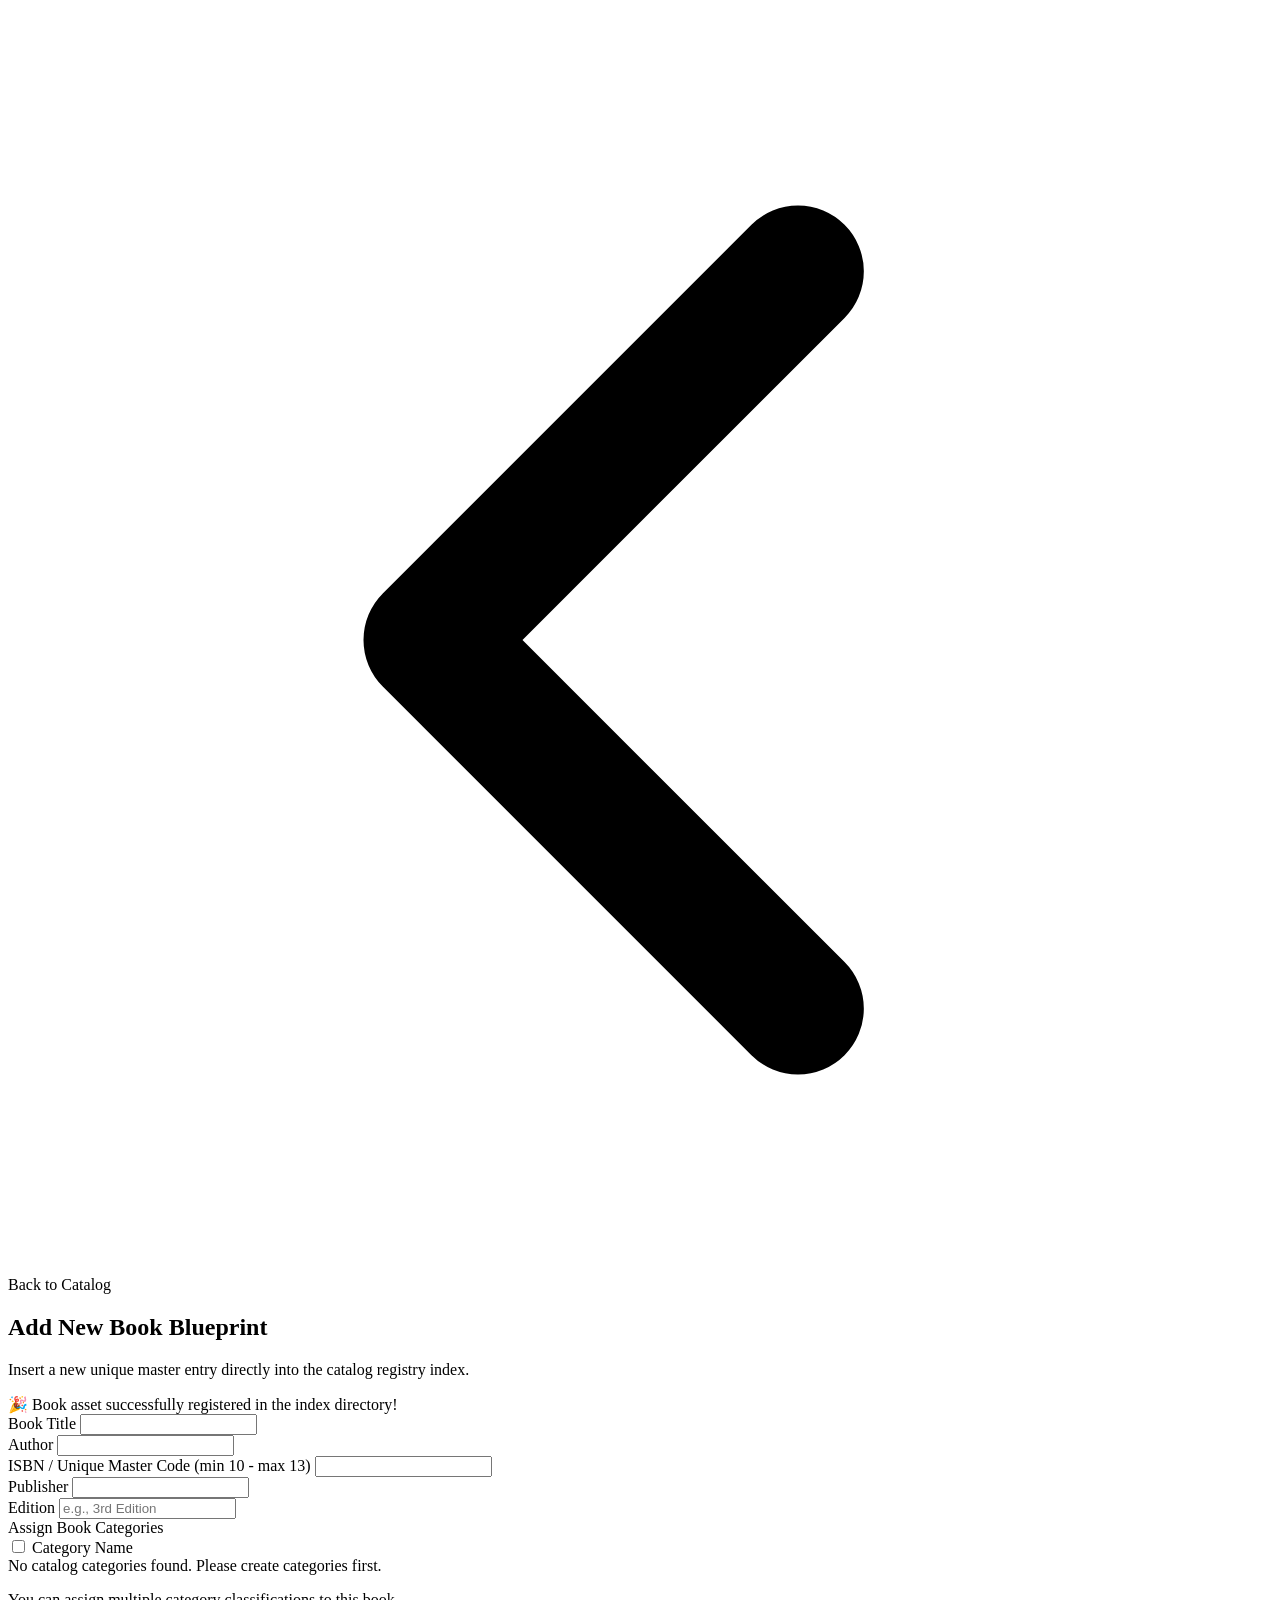
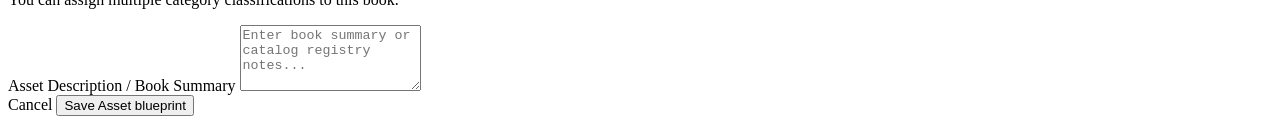
<file: src/main/resources/templates/add-book.html>
<!DOCTYPE html>
<html lang="en" xmlns:th="http://www.thymeleaf.org"
      xmlns:layout="http://www.ultraq.net.nz/thymeleaf/layout"
      layout:decorate="~{layout/base}">
<head>
    <title>BiblioHub - Add New Asset</title>
</head>
<body>
    <div layout:fragment="content">

        <div class="w-full max-w-2xl bg-white p-8 rounded-xl shadow-sm border border-gray-100 mx-auto my-auto">

            <div class="mb-6">
                <a th:href="@{/Catalogue}"
                    class="text-xs font-semibold text-purple-600 hover:text-purple-700 flex items-center gap-1 mb-2 group transition">
                    <svg class="h-3 w-3 transform group-hover:-translate-x-0.5 transition"
                        fill="none" viewBox="0 0 24 24" stroke="currentColor"
                        stroke-width="2.5">
                        <path stroke-linecap="round"
                            stroke-linejoin="round" d="M15 19l-7-7 7-7" />
                    </svg>
                    Back to Catalog
                </a>
                <h2 class="text-2xl font-bold text-gray-900">Add New Book Blueprint</h2>
                <p class="text-sm text-gray-500 mt-1">Insert a new unique master entry directly into the catalog registry index.</p>
            </div>

            <!-- Success Message -->
            <div th:if="${param.success}"
                class="mb-6 p-4 bg-emerald-50 text-emerald-700 text-sm rounded-lg border border-emerald-200 flex items-center gap-2">
                <span>🎉</span>
                <span>Book asset successfully registered in the index directory!</span>
            </div>

            <!-- Add Book Form -->
            <form th:action="@{/admin/catalog/add}" th:object="${item}"
                method="POST" class="space-y-6">

                <div>
                    <label class="block text-sm font-medium text-gray-700 mb-2">Book Title</label>
                    <input type="text"
                        th:field="*{title}"
                        id="title"
                        required
                        class="w-full px-4 py-2.5 border border-gray-300 rounded-lg focus:ring-2 focus:ring-purple-500 focus:border-purple-500 outline-none transition text-gray-800">
                </div>

                <div class="grid grid-cols-1 md:grid-cols-2 gap-6">
                    <div>
                        <label class="block text-sm font-medium text-gray-700 mb-2">Author</label>
                        <input type="text"
                            th:field="*{author}"
                            id="author"
                            required
                            class="w-full px-4 py-2.5 border border-gray-300 rounded-lg focus:ring-2 focus:ring-purple-500 focus:border-purple-500 outline-none transition text-gray-800">
                    </div>
                    <div>
                        <label class="block text-sm font-medium text-gray-700 mb-2">ISBN / Unique Master Code (min 10 - max 13)</label>
                        <input type="text"
                            th:field="*{isbn}"
                            id="isbn"
                            maxlength="13"
                            required
                            class="w-full px-4 py-2.5 border border-gray-300 rounded-lg focus:ring-2 focus:ring-purple-500 focus:border-purple-500 outline-none transition font-mono text-purple-600">
                    </div>
                </div>

                <div class="grid grid-cols-1 md:grid-cols-2 gap-6">
                    <div>
                        <label class="block text-sm font-medium text-gray-700 mb-2">Publisher</label>
                        <input type="text"
                            th:field="*{publisher}"
                            id="publisher"
                            class="w-full px-4 py-2.5 border border-gray-300 rounded-lg focus:ring-2 focus:ring-purple-500 focus:border-purple-500 outline-none transition text-gray-800">
                    </div>
                    <div>
                        <label class="block text-sm font-medium text-gray-700 mb-2">Edition</label>
                        <input type="text"
                            th:field="*{edition}"
                            id="edition"
                            placeholder="e.g., 3rd Edition"
                            class="w-full px-4 py-2.5 border border-gray-300 rounded-lg focus:ring-2 focus:ring-purple-500 focus:border-purple-500 outline-none transition text-gray-800">
                    </div>
                </div>

                <div>
                    <label class="block text-sm font-medium text-gray-700 mb-2">Assign Book Categories</label>
                    <div class="border border-gray-300 rounded-lg p-4 bg-gray-50/50 max-h-48 overflow-y-auto space-y-2">
                        <div th:each="cat : ${categories}"
                            class="flex items-center gap-3">
                            <input type="checkbox"
                                th:field="*{categories}"
                                th:value="${cat.categoryId}"
                                class="w-4 h-4 text-purple-600 border-gray-300 rounded focus:ring-purple-500">
                            <label th:for="${#ids.prev('categories')}"
                                class="text-sm text-gray-700 font-medium select-none cursor-pointer"
                                th:text="${cat.name}">Category Name</label>
                        </div>
                        <div th:if="${#lists.isEmpty(categories)}"
                            class="text-sm text-gray-400 italic">
                            No catalog categories found. Please create categories first.
                        </div>
                    </div>
                    <p class="text-xs text-gray-400 mt-1.5">You can assign multiple category classifications to this book.</p>
                </div>

                <div>
                    <label class="block text-sm font-medium text-gray-700 mb-2">Asset Description / Book Summary</label>
                    <textarea th:field="*{description}"
                        id="description"
                        rows="4"
                        class="w-full px-4 py-2.5 border border-gray-300 rounded-lg focus:ring-2 focus:ring-purple-500 focus:border-purple-500 outline-none transition text-gray-800 placeholder-gray-400"
                        placeholder="Enter book summary or catalog registry notes..."></textarea>
                </div>

                <div class="pt-4 border-t border-gray-100 flex justify-end gap-3">
                    <a th:href="@{/Catalogue}"
                        class="px-5 py-2.5 bg-gray-100 text-gray-700 text-sm font-medium rounded-lg hover:bg-gray-200 transition">Cancel</a>
                    <button type="submit"
                        class="px-5 py-2.5 bg-purple-600 text-white text-sm font-medium rounded-lg hover:bg-purple-700 shadow-sm transition">
                        Save Asset blueprint
                    </button>
                </div>

            </form>
        </div>

    </div>
</body>
</html>
</file>
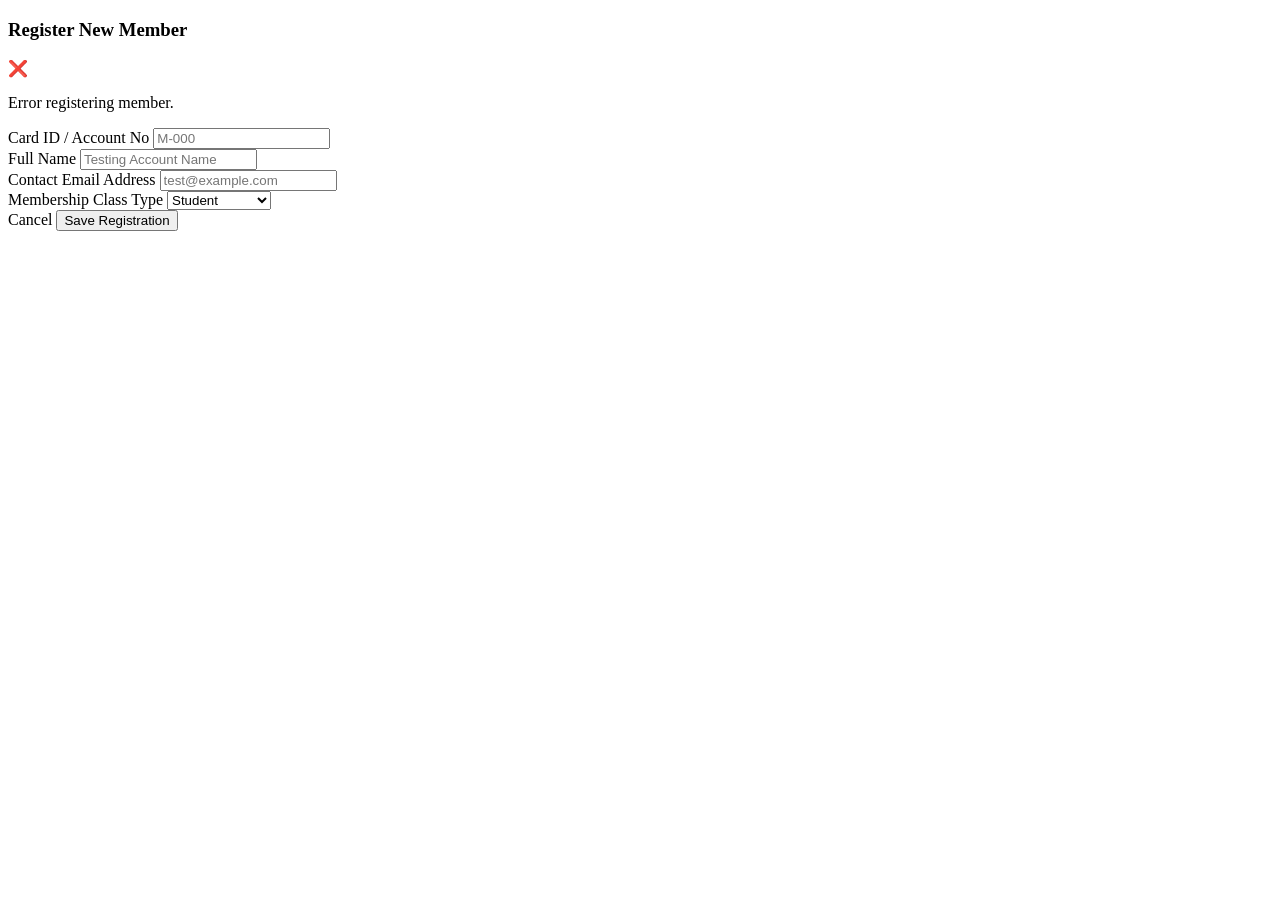
<file: src/main/resources/templates/add-member.html>
<!DOCTYPE html>
<html lang="en" xmlns:th="http://www.thymeleaf.org"
      xmlns:layout="http://www.ultraq.net.nz/thymeleaf/layout"
      layout:decorate="~{layout/base}">
<head>
    <title>Register New Member - BiblioHub</title>
</head>
<body>
    <div layout:fragment="content">

        <div class="bg-white rounded-xl shadow-sm border border-gray-100 overflow-hidden max-w-2xl mx-auto">
            
            <div class="px-6 py-5 border-b border-gray-100 flex items-center justify-between">
                <h3 class="text-lg font-medium text-gray-800">Register New Member</h3>
            </div>

            <!-- Error Message -->
            <div th:if="${errorMessage}"
                class="mx-6 mt-6 p-4 bg-red-50 text-red-700 rounded-lg text-sm border border-red-200 flex items-center gap-2">
                <span>❌</span>
                <p th:text="${errorMessage}">Error registering member.</p>
            </div>

            <!-- Member Registration Form -->
            <form th:action="@{/admin/add/member}" th:object="${borrower}"
                method="POST" class="p-6 space-y-4">

                <!-- Note: Spring Security CSRF is typically handled automatically by Spring, 
                     but kept explicitly here if required by your configuration -->
                <input type="hidden" th:name="${_csrf.parameterName}"
                    th:value="${_csrf.token}" th:if="${_csrf != null}" />

                <div>
                    <label for="borrowerId"
                        class="block text-sm font-medium text-gray-700 mb-1">Card ID / Account No</label>
                    <input type="text" id="borrowerId" th:field="*{borrowerId}"
                        placeholder="M-000" required
                        class="w-full px-3 py-2 border border-gray-200 rounded-lg shadow-sm focus:outline-none focus:ring-2 focus:ring-purple-500 focus:border-purple-500 font-mono text-purple-600">
                </div>

                <div>
                    <label for="name"
                        class="block text-sm font-medium text-gray-700 mb-1">Full Name</label>
                    <input type="text" id="name" th:field="*{name}"
                        placeholder="Testing Account Name" required
                        class="w-full px-3 py-2 border border-gray-200 rounded-lg shadow-sm focus:outline-none focus:ring-2 focus:ring-purple-500 focus:border-purple-500 text-gray-800">
                </div>

                <div>
                    <label for="email"
                        class="block text-sm font-medium text-gray-700 mb-1">Contact Email Address</label>
                    <input type="email" id="email" th:field="*{email}"
                        placeholder="test@example.com" required
                        class="w-full px-3 py-2 border border-gray-200 rounded-lg shadow-sm focus:outline-none focus:ring-2 focus:ring-purple-500 focus:border-purple-500 text-gray-800">
                </div>

                <div>
                    <label for="memberType"
                        class="block text-sm font-medium text-gray-700 mb-1">Membership Class Type</label>
                    <select id="memberType" th:field="*{memberType}"
                        class="w-full px-3 py-2 border border-gray-200 rounded-lg shadow-sm focus:outline-none focus:ring-2 focus:ring-purple-500 focus:border-purple-500 bg-white text-gray-800">
                        <option value="STUDENT">Student</option>
                        <option value="faculty">Staff / Faculty</option>
                        <option value="regular">Super Admin</option>
                    </select>
                </div>

                <div class="pt-4 flex items-center justify-end gap-3 border-t border-gray-100">
                    <a th:href="@{/members}"
                        class="px-4 py-2 text-xs font-medium text-gray-700 bg-gray-100 hover:bg-gray-200 rounded transition text-center shadow-sm">
                        Cancel
                    </a>
                    <button type="submit"
                        class="bg-purple-600 hover:bg-purple-700 text-white text-xs font-medium px-4 py-2 rounded transition shadow-sm text-center">
                        Save Registration
                    </button>
                </div>

            </form>
        </div>

    </div>
</body>
</html>
</file>
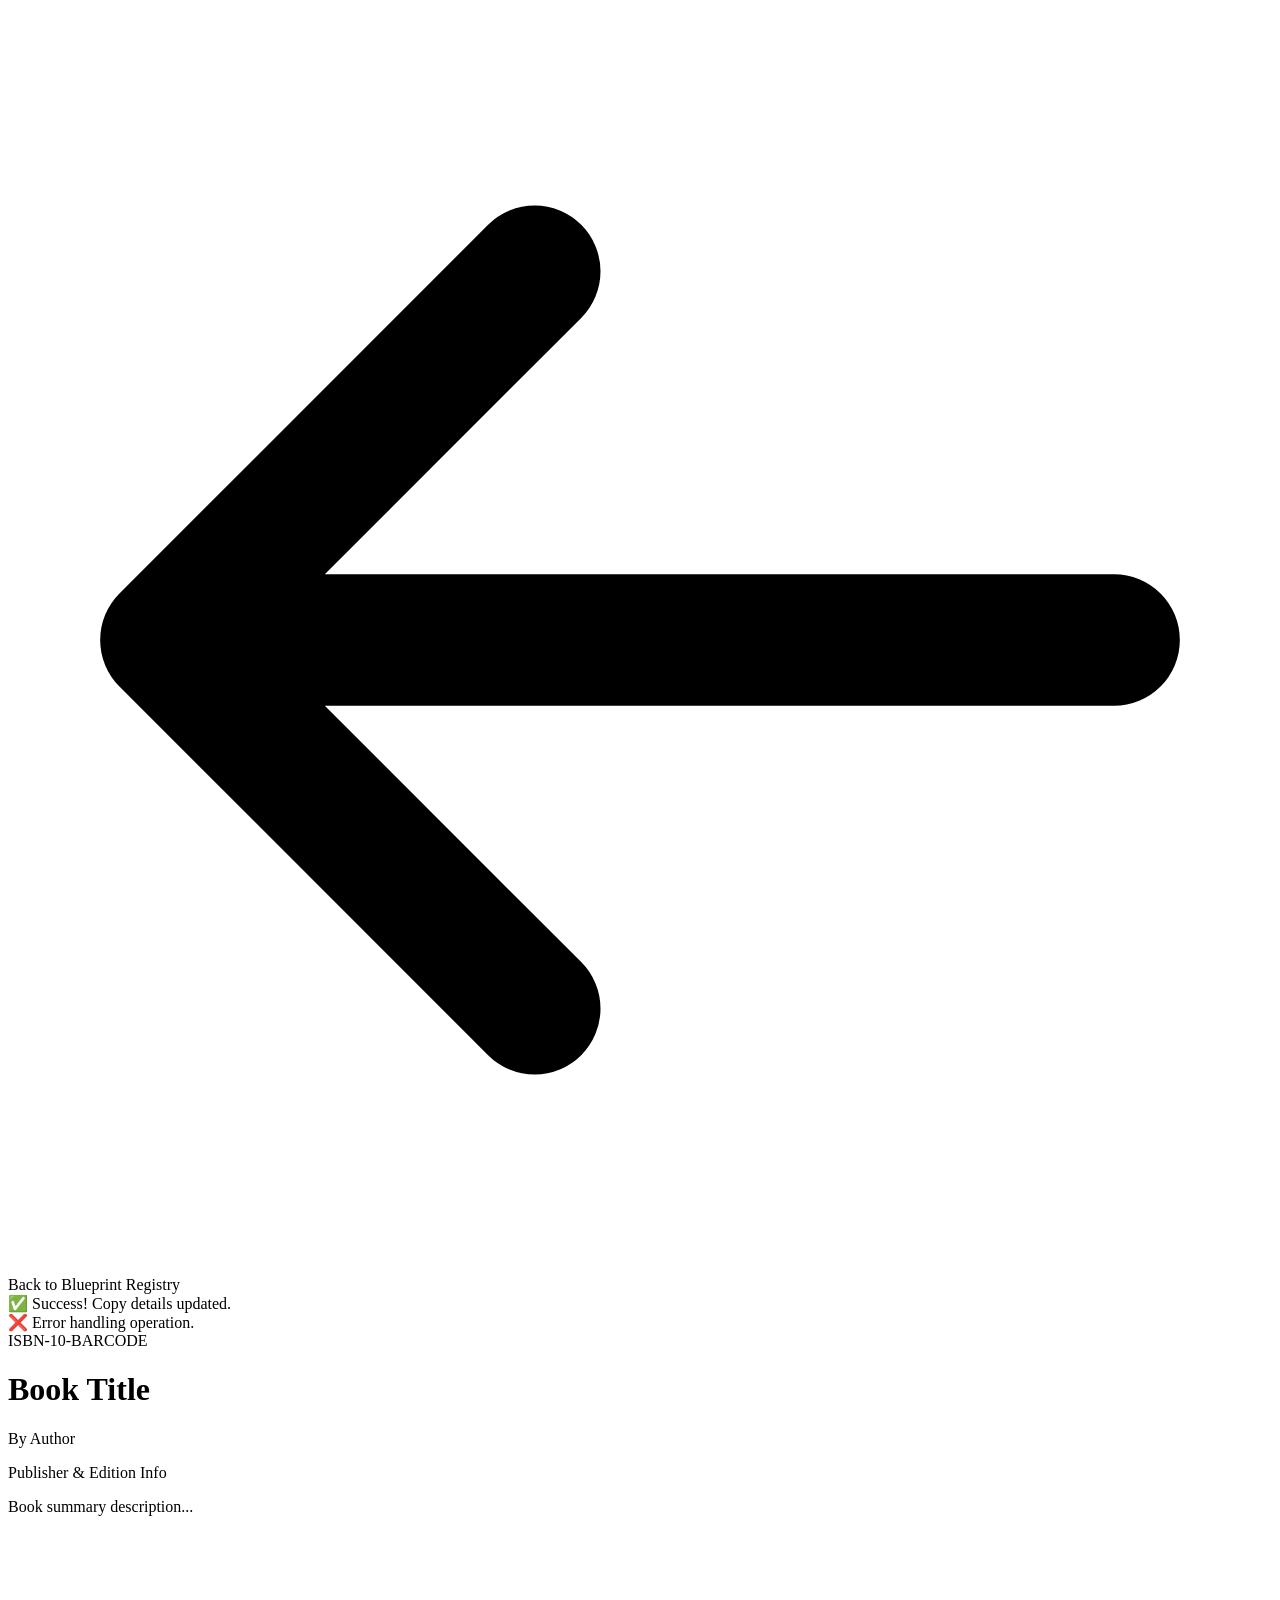
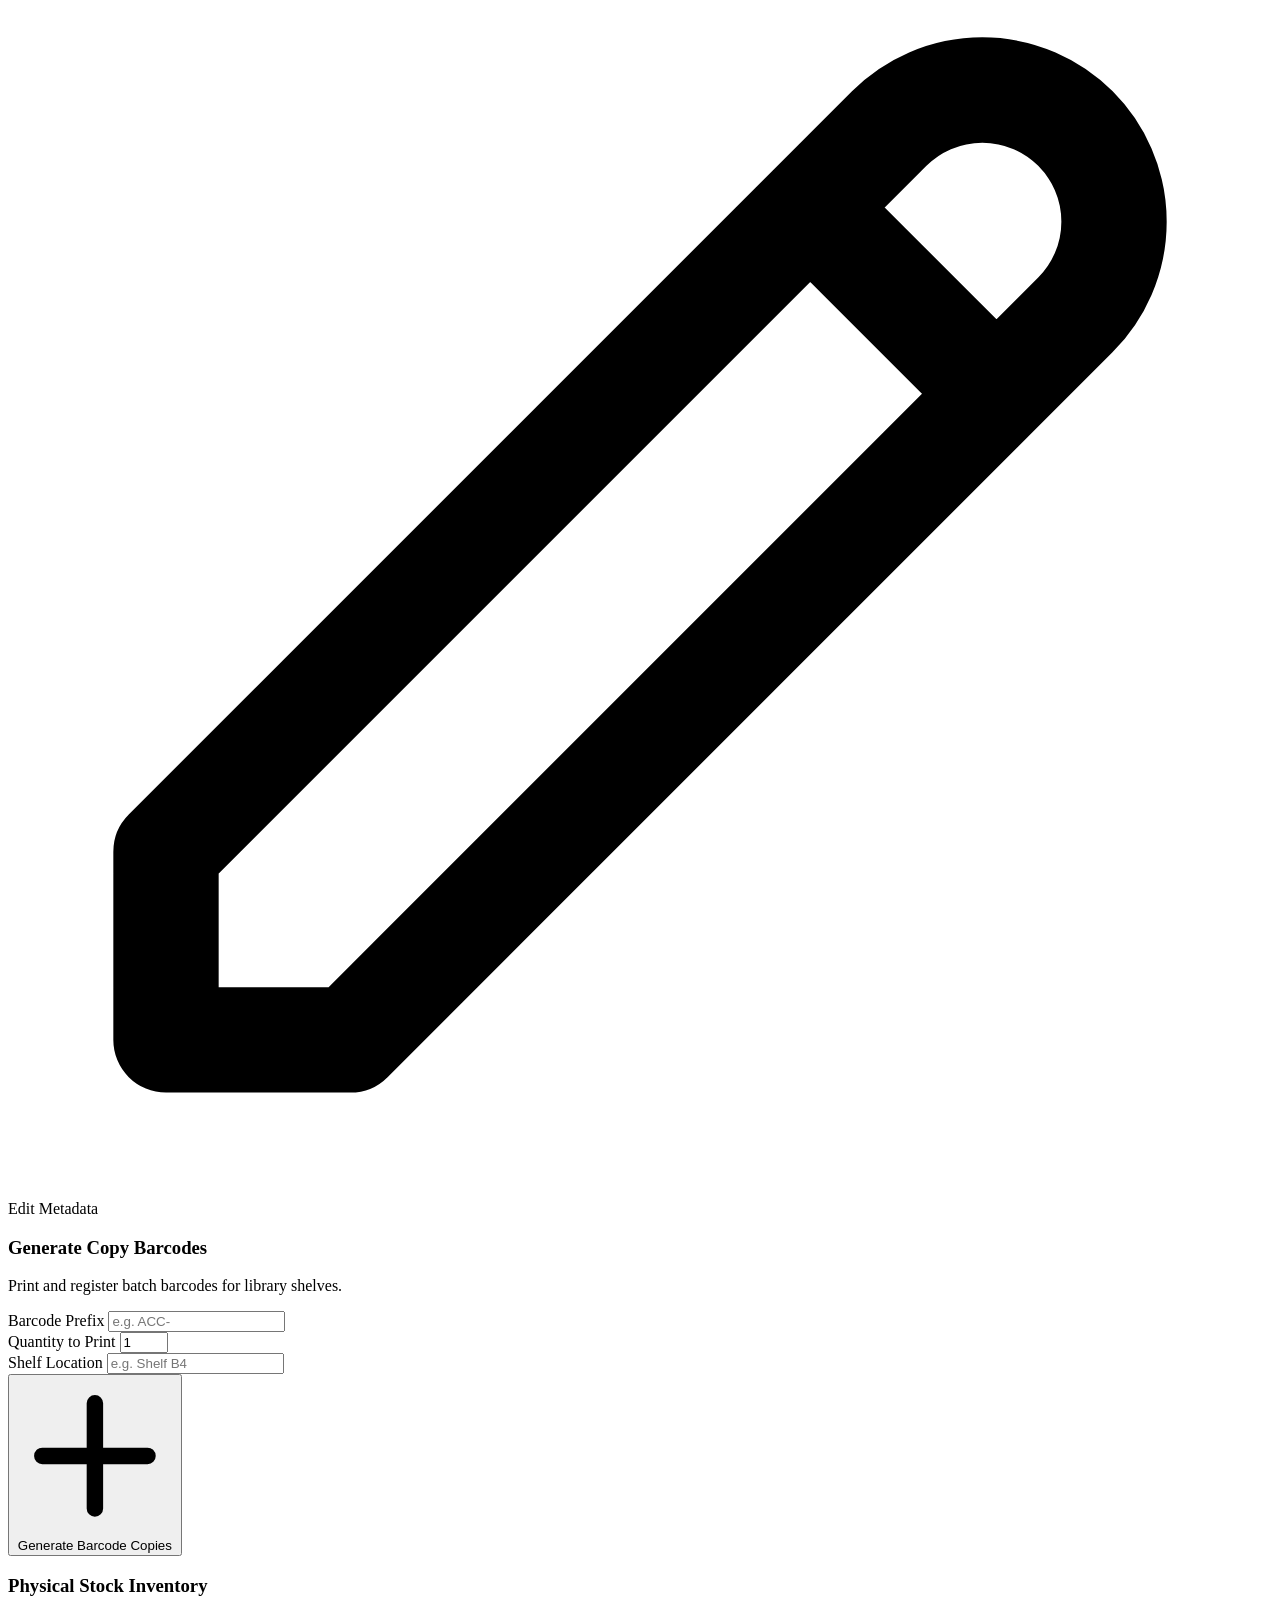
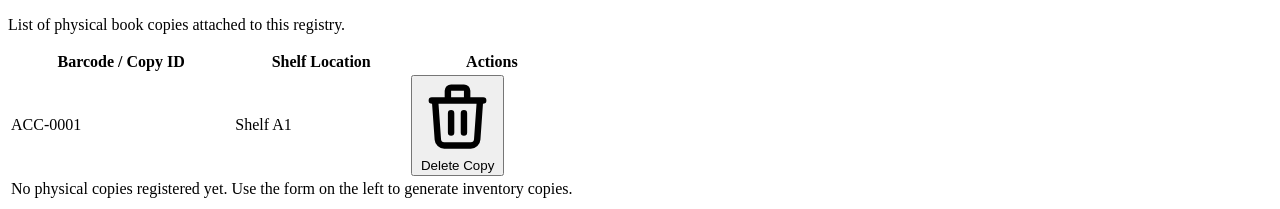
<file: src/main/resources/templates/book-detail.html>
<!DOCTYPE html>
<html lang="en" xmlns:th="http://www.thymeleaf.org"
      xmlns:layout="http://www.ultraq.net.nz/thymeleaf/layout"
      layout:decorate="~{layout/base}">
<head>
    <title>Book Details & Stock - BiblioHub</title>
</head>
<body>
    <div layout:fragment="content">

        <!-- Back Link -->
        <div class="flex justify-between items-center mb-6">
            <a th:href="@{/admin/catalog/registry}"
                class="text-sm font-semibold text-purple-600 hover:text-purple-800 flex items-center gap-2 transition">
                <svg class="h-4 w-4" fill="none" viewBox="0 0 24 24"
                    stroke="currentColor" stroke-width="2.5">
                    <path stroke-linecap="round" stroke-linejoin="round"
                        d="M10 19l-7-7m0 0l7-7m-7 7h18" />
                </svg>
                Back to Blueprint Registry
            </a>
        </div>

        <!-- Success & Error Messages -->
        <div th:if="${successMessage}"
            class="p-4 mb-6 bg-emerald-50 text-emerald-700 text-sm rounded-xl border border-emerald-100 flex items-center gap-2 shadow-sm">
            <span>✅</span> <span th:text="${successMessage}">Success! Copy details updated.</span>
        </div>
        <div th:if="${errorMessage}"
            class="p-4 mb-6 bg-red-50 text-red-700 text-sm rounded-xl border border-red-100 flex items-center gap-2 shadow-sm">
            <span>❌</span> <span th:text="${errorMessage}">Error handling operation.</span>
        </div>

        <!-- Book Header Details -->
        <div class="bg-white rounded-xl shadow-sm border border-gray-100 p-6 flex flex-col md:flex-row justify-between items-start gap-4 mb-6">
            <div class="space-y-2">
                <span class="px-2.5 py-1 text-xs font-bold rounded-full bg-purple-50 text-purple-700 font-mono tracking-wider border border-purple-100"
                    th:text="${item.isbn}">ISBN-10-BARCODE</span>
                <h1 class="text-2xl font-bold text-gray-800 tracking-tight mt-1.5"
                    th:text="${item.title}">Book Title</h1>
                <p class="text-gray-600 text-sm">By <span class="font-semibold text-gray-700" th:text="${item.author}">Author</span></p>
                <p class="text-gray-400 text-xs font-semibold"
                    th:text="${'Publisher: ' + item.publisher + '  |  Edition: ' + item.edition}">Publisher & Edition Info</p>
                <p class="text-gray-500 text-sm max-w-2xl italic pt-1"
                    th:text="${item.description}">Book summary description...</p>
            </div>
            <a th:href="@{/Catalogue/edit/{isbn}(isbn=${item.isbn})}"
                class="px-4 py-2 bg-gray-50 hover:bg-gray-100 border border-gray-200 text-gray-700 text-xs font-bold rounded-lg transition inline-flex items-center gap-1.5 shrink-0">
                <svg class="h-3.5 w-3.5" fill="none" viewBox="0 0 24 24"
                    stroke="currentColor" stroke-width="2">
                    <path stroke-linecap="round" stroke-linejoin="round"
                        d="M15.232 5.232l3.536 3.536m-2.036-5.036a2.5 2.5 0 113.536 3.536L6.5 21.036H3v-3.572L16.732 3.732z" />
                </svg>
                Edit Metadata
            </a>
        </div>

        <!-- Grid layout for Form and Inventory Table -->
        <div class="grid grid-cols-1 lg:grid-cols-3 gap-6">

            <!-- Generate Barcodes Card -->
            <div class="bg-white rounded-xl shadow-sm border border-gray-100 p-6 h-fit space-y-4">
                <div>
                    <h3 class="text-base font-semibold text-gray-800">Generate Copy Barcodes</h3>
                    <p class="text-xs text-gray-400 mt-0.5">Print and register batch barcodes for library shelves.</p>
                </div>

                <form th:action="@{/catalog/{isbn}/accessions/batch(isbn=${item.isbn})}"
                    method="POST" class="space-y-4">
                    <div>
                        <label class="block text-[11px] font-bold text-gray-500 uppercase tracking-wider mb-1">Barcode Prefix</label>
                        <input type="text" name="prefix"
                            placeholder="e.g. ACC-" required
                            class="w-full px-3 py-2.5 border border-gray-200 rounded-lg text-sm focus:outline-none focus:border-purple-500 focus:ring-2 focus:ring-purple-500/10 transition" />
                    </div>
                    <div>
                        <label class="block text-[11px] font-bold text-gray-500 uppercase tracking-wider mb-1">Quantity to Print</label>
                        <input type="number" name="quantity" min="1"
                            max="50" value="1" required
                            class="w-full px-3 py-2.5 border border-gray-200 rounded-lg text-sm focus:outline-none focus:border-purple-500 focus:ring-2 focus:ring-purple-500/10 transition" />
                    </div>
                    <div>
                        <label class="block text-[11px] font-bold text-gray-500 uppercase tracking-wider mb-1">Shelf Location</label>
                        <input type="text" name="shelfLocation"
                            placeholder="e.g. Shelf B4" required
                            class="w-full px-3 py-2.5 border border-gray-200 rounded-lg text-sm focus:outline-none focus:border-purple-500 focus:ring-2 focus:ring-purple-500/10 transition" />
                    </div>
                    <button type="submit"
                        class="w-full py-2.5 bg-purple-600 hover:bg-purple-700 text-white font-semibold text-sm rounded-lg shadow-sm transition flex items-center justify-center gap-1.5">
                        <svg class="h-4 w-4" fill="none"
                            viewBox="0 0 24 24" stroke="currentColor"
                            stroke-width="2.5">
                            <path stroke-linecap="round"
                                stroke-linejoin="round"
                                d="M12 4v16m8-8H4" />
                        </svg>
                        Generate Barcode Copies
                    </button>
                </form>
            </div>

            <!-- Physical Stock Inventory Table -->
            <div class="bg-white rounded-xl shadow-sm border border-gray-100 p-6 lg:col-span-2">
                <div class="mb-4">
                    <h3 class="text-base font-semibold text-gray-800">Physical Stock Inventory</h3>
                    <p class="text-xs text-gray-400 mt-0.5">List of physical book copies attached to this registry.</p>
                </div>

                <div class="overflow-x-auto">
                    <table class="w-full text-left border-collapse text-sm">
                        <thead>
                            <tr class="bg-gray-50 text-gray-500 text-xs font-semibold uppercase tracking-wider border-b border-gray-100">
                                <th class="py-3 px-4">Barcode / Copy ID</th>
                                <th class="py-3 px-4">Shelf Location</th>
                                <th class="py-3 px-4 text-right">Actions</th>
                            </tr>
                        </thead>
                        <tbody class="divide-y divide-gray-100 text-gray-600">
                            <tr th:each="accession : ${accessions}"
                                class="hover:bg-gray-50/50 transition">
                                <td class="py-3.5 px-4 font-mono font-bold text-purple-600 text-sm"
                                    th:text="${accession.accessionId}">ACC-0001</td>
                                <td class="py-3.5 px-4 text-gray-500"
                                    th:text="${accession.shelfLocation}">Shelf A1</td>
                                <td class="py-3.5 px-4 text-right">
                                    <form th:action="@{/catalog/accession/delete/{id}(id=${accession.accessionId})}"
                                        method="POST" class="inline"
                                        onsubmit="return confirm('Are you sure you want to permanently delete this physical copy? This cannot be undone.');">
                                        <input type="hidden" name="isbn"
                                            th:value="${item.isbn}" />
                                        <button type="submit"
                                            class="text-xs font-semibold text-red-600 hover:text-red-800 hover:underline transition inline-flex items-center gap-1 ml-auto">
                                            <svg class="h-3.5 w-3.5"
                                                fill="none"
                                                viewBox="0 0 24 24"
                                                stroke="currentColor"
                                                stroke-width="2">
                                                <path
                                                    stroke-linecap="round"
                                                    stroke-linejoin="round"
                                                    d="M19 7l-.867 12.142A2 2 0 0116.138 21H7.862a2 2 0 01-1.995-1.858L5 7m5 4v6m4-6v6m1-10V4a1 1 0 00-1-1h-4a1 1 0 00-1 1v3M4 7h16" />
                                            </svg>
                                            Delete Copy
                                        </button>
                                    </form>
                                </td>
                            </tr>
                            <tr th:if="${#lists.isEmpty(accessions)}">
                                <td colspan="3"
                                    class="py-12 text-center text-gray-400 italic text-xs">
                                    No physical copies registered yet.
                                    Use the form on the left to generate inventory copies.
                                </td>
                            </tr>
                        </tbody>
                    </table>
                </div>
            </div>

        </div>

    </div>
</body>
</html>
</file>
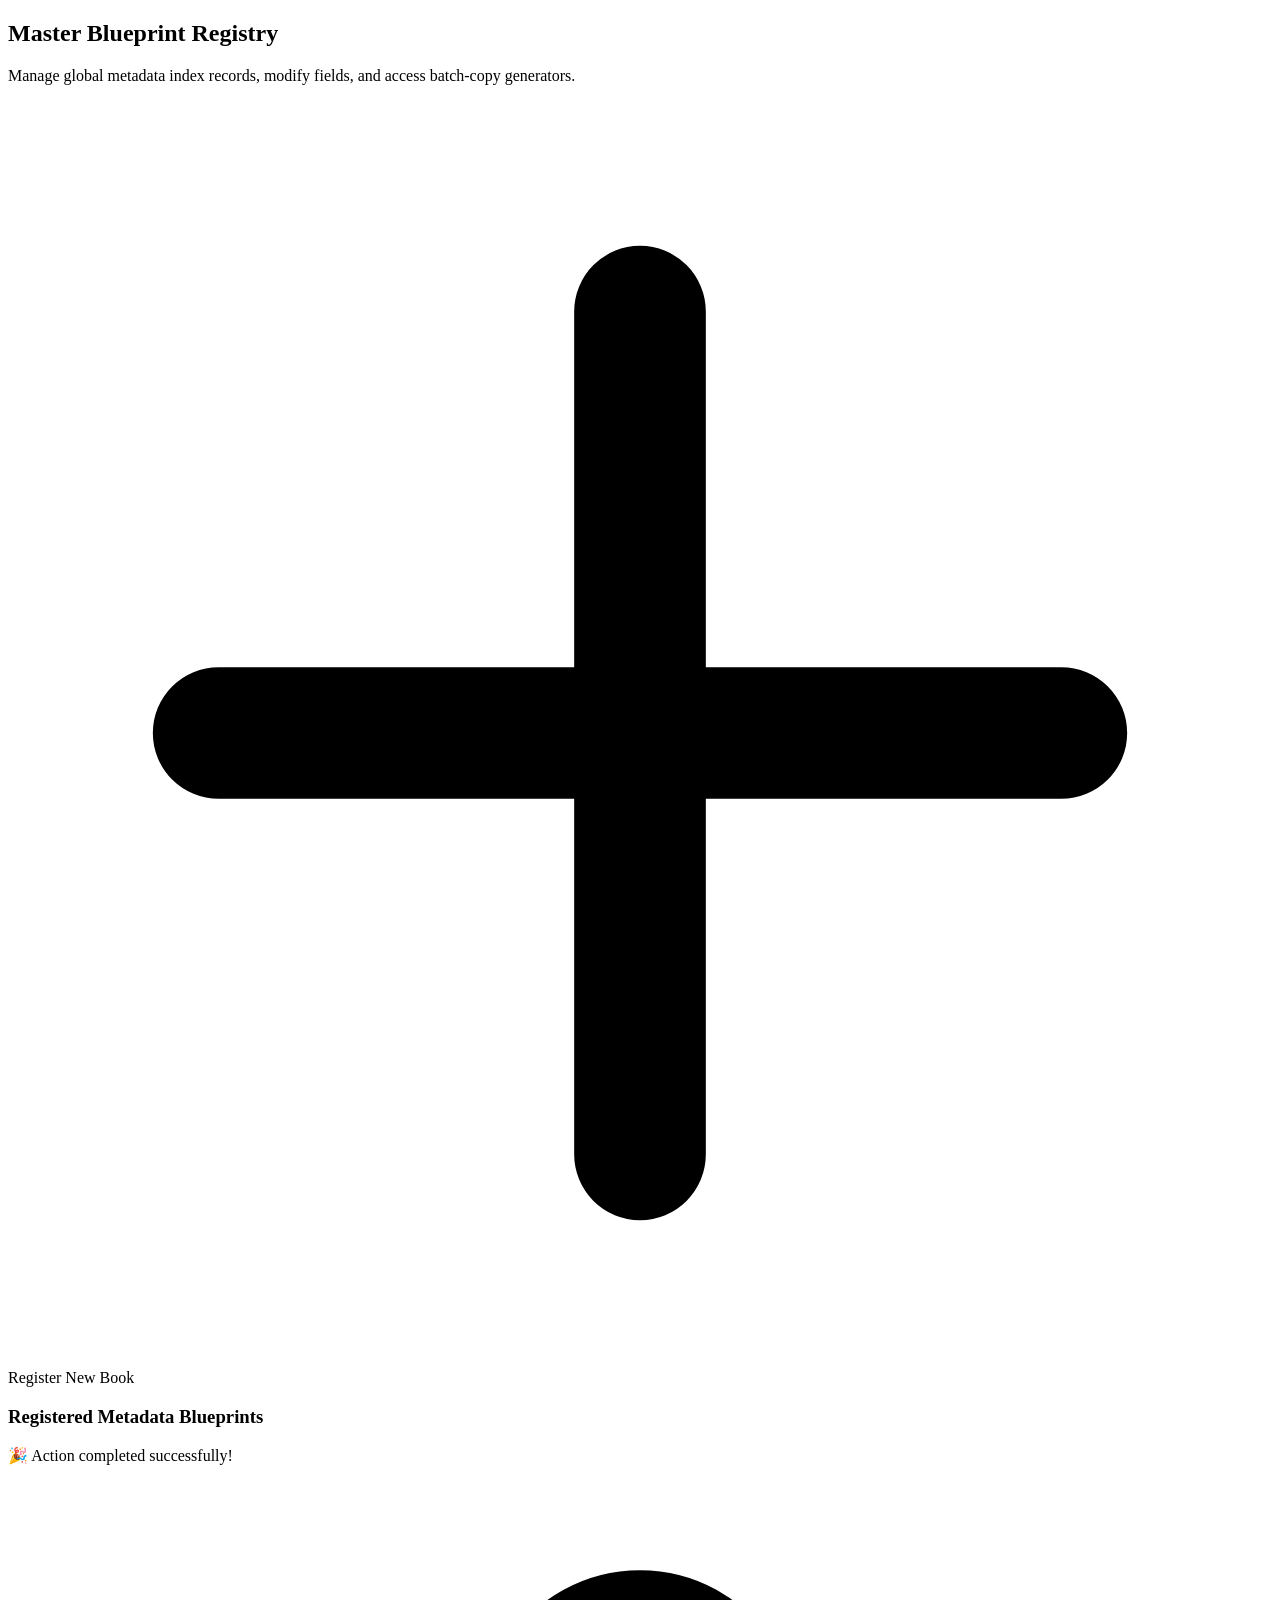
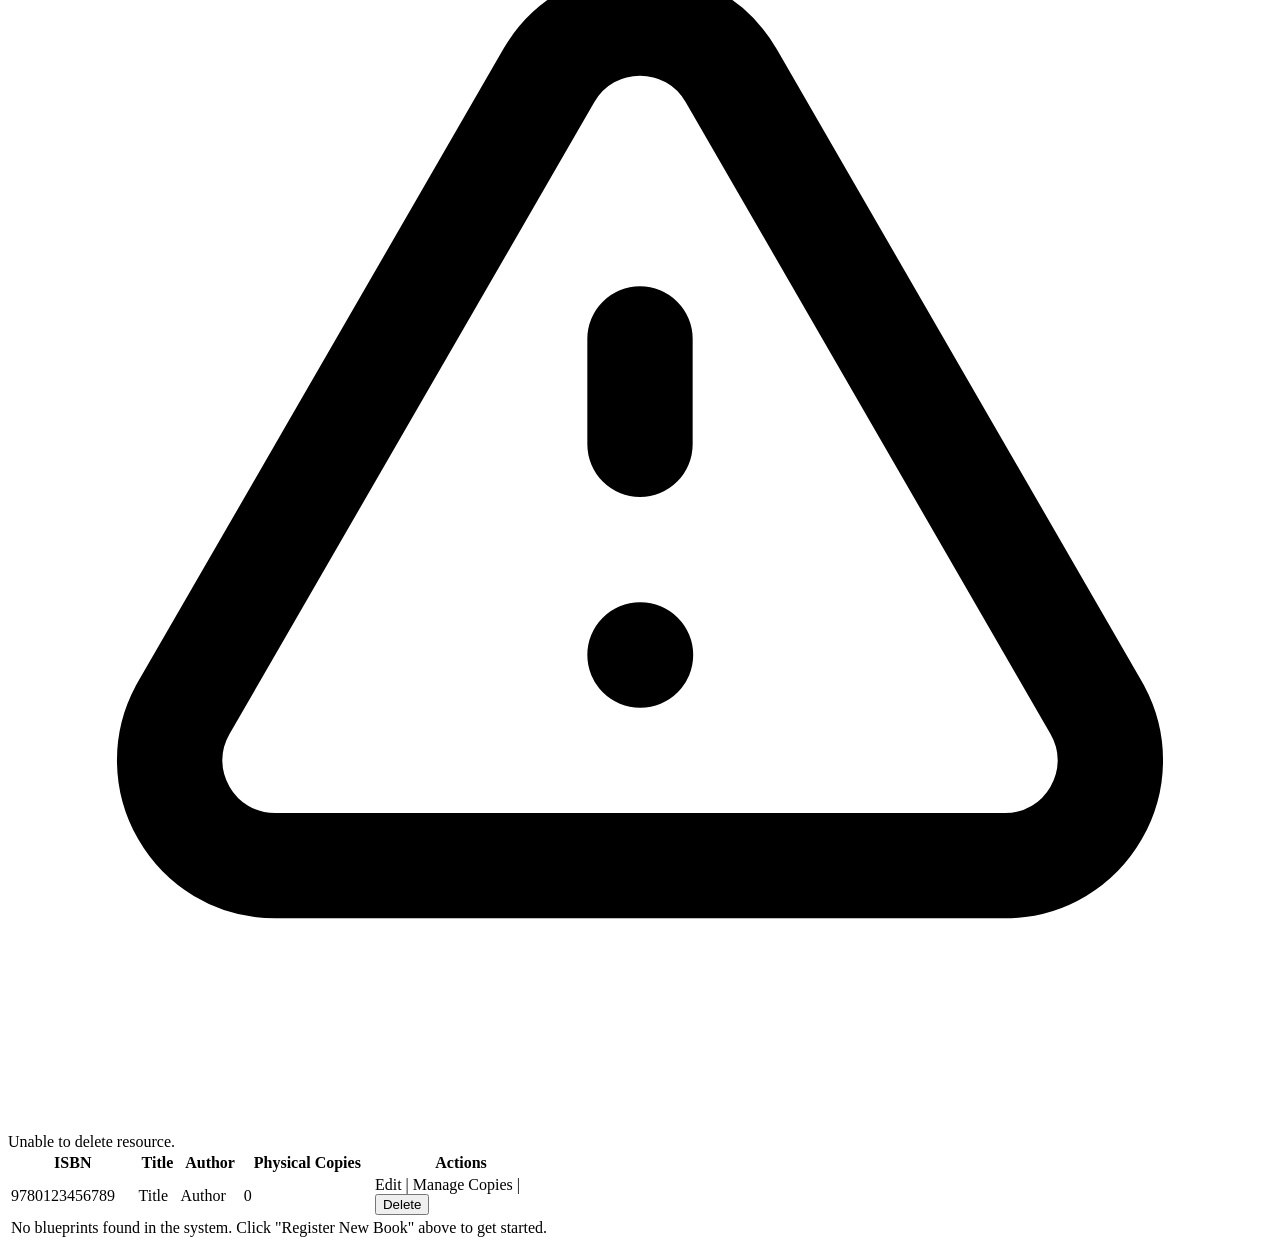
<file: src/main/resources/templates/catalog-registry.html>
<!DOCTYPE html>
<html lang="en" xmlns:th="http://www.thymeleaf.org" 
      xmlns:layout="http://www.ultraq.net.nz/thymeleaf/layout"
      layout:decorate="~{layout/base}">
<head>
    <title>BiblioHub - Book Registry</title>
</head>
<body>
    <div layout:fragment="content">

        <!-- Header Actions / Title -->
        <div class="flex flex-col sm:flex-row sm:items-center justify-between gap-4 mb-6">
            <div>
                <h2 class="text-2xl font-semibold text-gray-800">Master Blueprint Registry</h2>
                <p class="text-sm text-gray-500 mt-1">Manage global metadata index records, modify fields, and access batch-copy generators.</p>
            </div>
            <a th:href="@{/admin/catalog/add}"
                class="inline-flex items-center justify-center bg-purple-600 hover:bg-purple-700 text-white font-medium px-4 py-2.5 rounded-lg text-sm transition shadow-sm gap-2">
                <svg class="h-4 w-4" fill="none" viewBox="0 0 24 24" stroke="currentColor" stroke-width="2.5">
                    <path stroke-linecap="round" stroke-linejoin="round" d="M12 4v16m8-8H4" />
                </svg>
                Register New Book
            </a>
        </div>

        <!-- Registered Metadata Blueprints Card -->
        <div class="bg-white rounded-xl shadow-sm border border-gray-100 overflow-hidden">
            <div class="px-6 py-5 border-b border-gray-100">
                <h3 class="text-lg font-medium text-gray-800">Registered Metadata Blueprints</h3>
            </div>
            
            <div class="p-6">
                <!-- Success Message -->
                <div th:if="${successMessage}"
                    class="mb-6 p-4 bg-emerald-50 text-emerald-700 text-sm rounded-lg border border-emerald-200">
                    🎉 <span th:text="${successMessage}">Action completed successfully!</span>
                </div>

                <!-- Error Message -->
                <div th:if="${errorMessage}"
                    class="mb-6 p-4 bg-amber-50 text-amber-700 text-sm rounded-lg border border-amber-200 flex items-center gap-2">
                    <svg class="h-5 w-5 text-amber-500 flex-shrink-0" fill="none"
                        viewBox="0 0 24 24" stroke="currentColor"
                        stroke-width="2">
                        <path stroke-linecap="round" stroke-linejoin="round"
                            d="M12 9v2m0 4h.01m-6.938 4h13.856c1.54 0 2.502-1.667 1.732-3L13.732 4c-.77-1.333-2.694-1.333-3.464 0L3.34 16c-.77 1.333.192 3 1.732 3z" />
                    </svg>
                    <span th:text="${errorMessage}">Unable to delete resource.</span>
                </div>

                <!-- Books Table -->
                <div class="overflow-x-auto">
                    <table class="w-full text-left text-sm border-collapse">
                        <thead>
                            <tr class="border-b border-gray-100 text-xs font-semibold text-gray-400 uppercase tracking-wider bg-gray-50/50">
                                <th class="py-3 px-4">ISBN</th>
                                <th class="py-3 px-4">Title</th>
                                <th class="py-3 px-4">Author</th>
                                <th class="py-3 px-4">Physical Copies</th>
                                <th class="py-3 px-4 text-right">Actions</th>
                            </tr>
                        </thead>
                        <tbody class="divide-y divide-gray-50 text-gray-700">
                            <tr th:each="book : ${books}" class="hover:bg-gray-50/70 transition">
                                <td class="py-3.5 px-4 font-mono text-xs text-purple-600 font-bold" th:text="${book.isbn}">9780123456789</td>
                                <td class="py-3.5 px-4 font-semibold text-gray-800" th:text="${book.title}">Title</td>
                                <td class="py-3.5 px-4 text-gray-600" th:text="${book.author}">Author</td>
                                <td class="py-3.5 px-4">
                                    <span th:text="${book.accessions != null ? book.accessions.size() : 0}"
                                        class="px-2.5 py-1 text-xs font-bold rounded-full bg-gray-100 text-gray-700">0</span>
                                </td>
                                <td class="py-3.5 px-4 text-right">
                                    <div class="flex items-center justify-end gap-3">
                                        <a th:href="@{/Catalogue/edit/{isbn}(isbn=${book.isbn})}"
                                            class="text-xs font-semibold text-purple-600 hover:text-purple-800 hover:underline">
                                            Edit
                                        </a>
                                        <span class="text-gray-300">|</span>
                                        <a th:href="@{/catalog/{isbn}(isbn=${book.isbn})}"
                                            class="text-xs font-semibold text-emerald-600 hover:text-emerald-800 hover:underline">
                                            Manage Copies
                                        </a>
                                        <span class="text-gray-300">|</span>
                                        <form th:action="@{/admin/catalog/delete/{isbn}(isbn=${book.isbn})}"
                                            method="POST" class="inline"
                                            onsubmit="return confirm('Are you sure you want to permanently delete this master book blueprint? This cannot be undone.');">
                                            <button type="submit"
                                                class="text-xs font-semibold text-red-600 hover:text-red-800 hover:underline">
                                                Delete
                                            </button>
                                        </form>
                                    </div>
                                </td>
                            </tr>
                            <tr th:if="${#lists.isEmpty(books)}">
                                <td colspan="5" class="py-12 text-center text-gray-400 italic">
                                    No blueprints found in the system. Click "Register New Book" above to get started.
                                </td>
                            </tr>
                        </tbody>
                    </table>
                </div>
            </div>
        </div>

    </div>
</body>
</html>
</file>
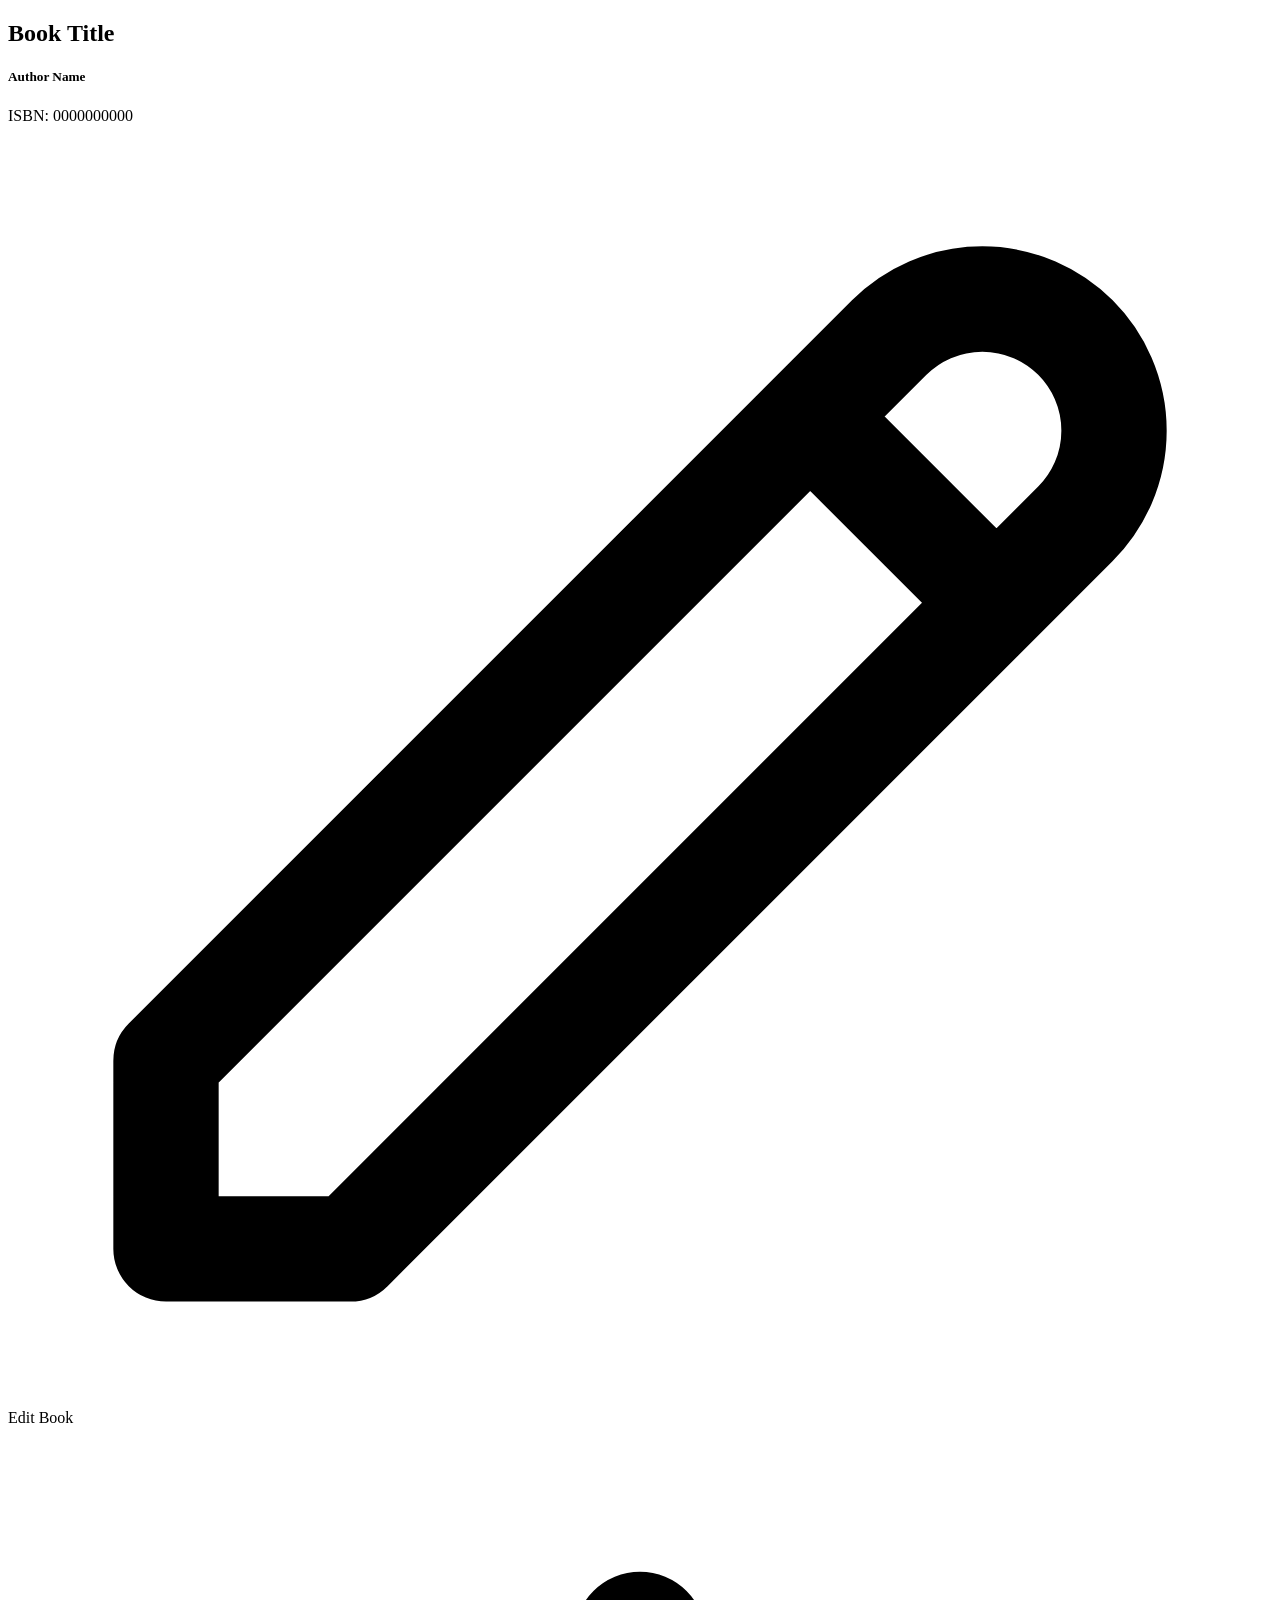
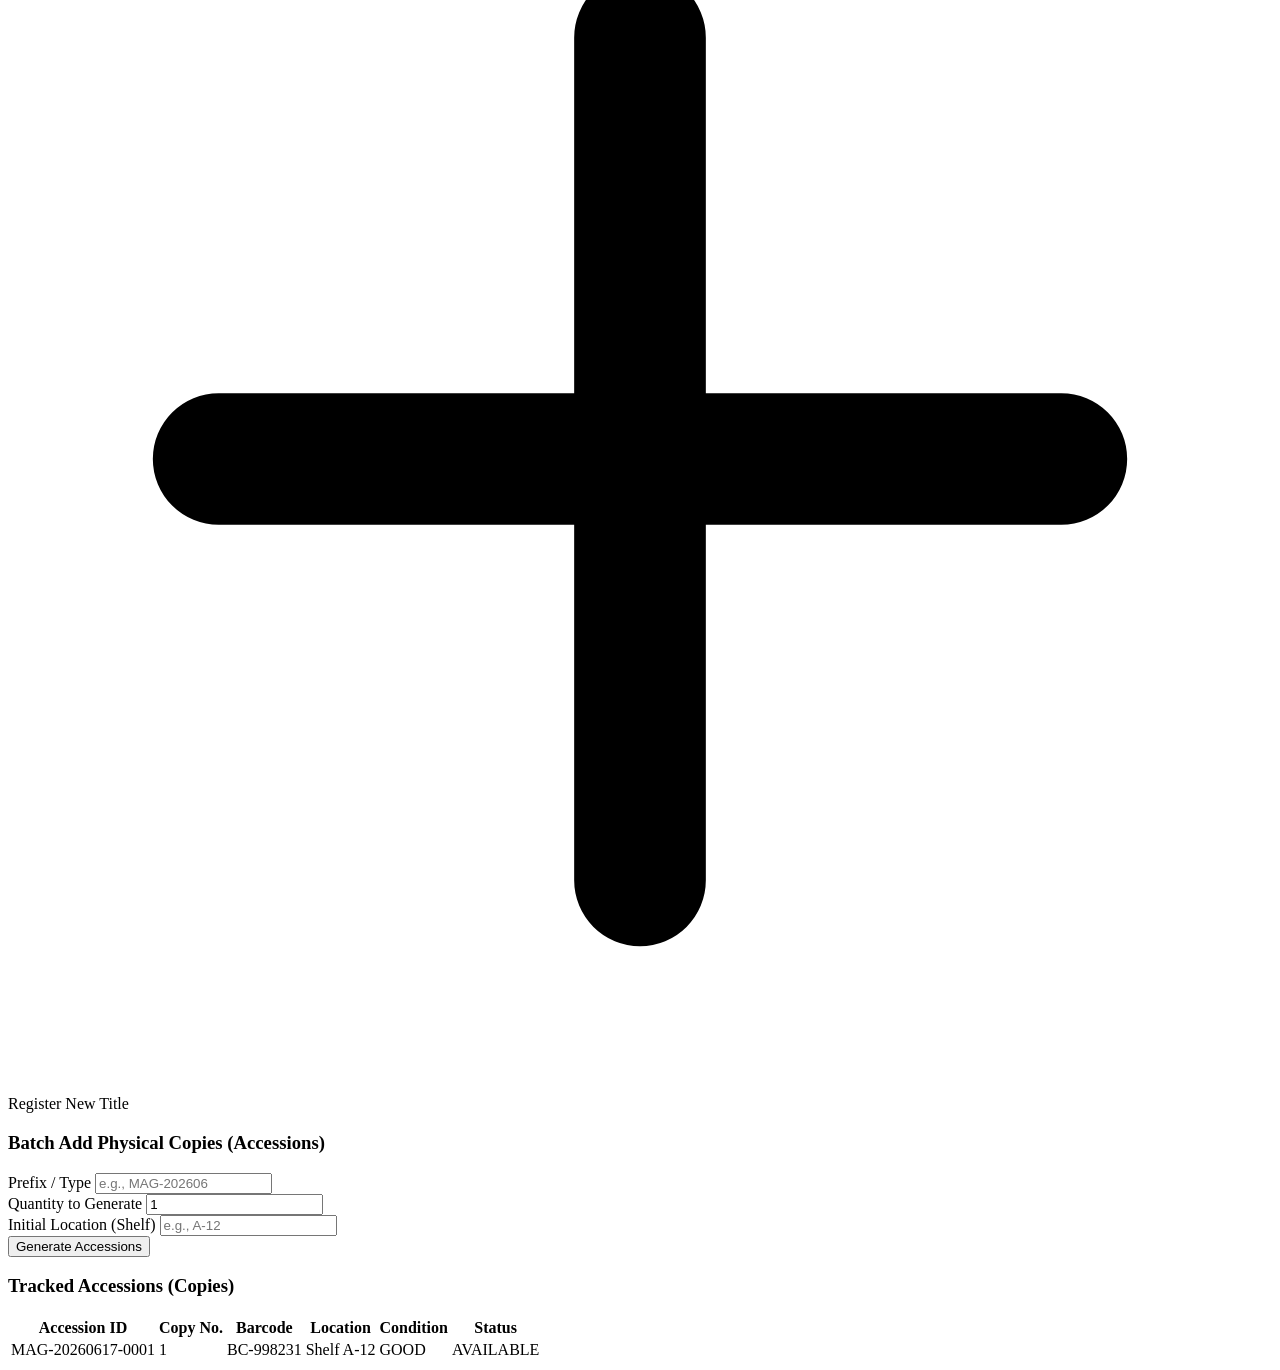
<file: src/main/resources/templates/Catalogue.html>
<!DOCTYPE html>
<html lang="en" xmlns:th="http://www.thymeleaf.org" 
      xmlns:layout="http://www.ultraq.net.nz/thymeleaf/layout"
      layout:decorate="~{layout/base}">
<head>
    <title>Library Catalog Detail</title>
</head>
<body>
    <div layout:fragment="content">

        <!-- Title & Header Actions Card -->
        <div class="bg-white rounded-xl shadow-sm border border-gray-100 p-6">
            <div class="flex flex-col sm:flex-row sm:items-center justify-between gap-4">
                <div>
                    <h2 class="text-2xl font-semibold text-gray-800 mb-1" th:text="${item?.title}">Book Title</h2>
                    <h5 class="text-lg font-medium text-purple-600" th:text="'By ' + ${item?.author}">Author Name</h5>
                    <p class="text-sm text-gray-500 mt-2 flex items-center gap-2">
                        <span class="font-semibold text-gray-700">ISBN:</span>
                        <span class="font-mono bg-gray-100 px-2 py-0.5 rounded text-gray-800" th:text="${item?.isbn}">0000000000</span>
                    </p>
                </div>

                <div class="flex items-center gap-3 flex-shrink-0">
                    <a th:href="@{/Catalogue/edit/{isbn}(isbn=${item?.isbn})}"
                        class="inline-flex items-center justify-center bg-white border border-gray-300 hover:border-purple-600 text-gray-700 hover:text-purple-600 font-medium px-4 py-2.5 rounded-lg text-sm transition shadow-sm gap-2">
                        <svg class="h-4 w-4" fill="none" viewBox="0 0 24 24" stroke="currentColor" stroke-width="2">
                            <path stroke-linecap="round" stroke-linejoin="round" d="M15.232 5.232l3.536 3.536m-2.036-5.036a2.5 2.5 0 113.536 3.536L6.5 21.036H3v-3.572L16.732 3.732z" />
                        </svg>
                        Edit Book
                    </a>

                    <a th:href="@{/admin/catalog/add}"
                        class="inline-flex items-center justify-center bg-purple-600 hover:bg-purple-700 text-white font-medium px-4 py-2.5 rounded-lg text-sm transition shadow-sm gap-2">
                        <svg class="h-4 w-4" fill="none" viewBox="0 0 24 24" stroke="currentColor" stroke-width="2.5">
                            <path stroke-linecap="round" stroke-linejoin="round" d="M12 4v16m8-8H4" />
                        </svg>
                        Register New Title
                    </a>
                </div>
            </div>
        </div>

        <!-- Batch Add Physical Copies Form -->
        <div class="bg-white rounded-xl shadow-sm border border-gray-100 overflow-hidden">
            <div class="px-6 py-5 border-b border-gray-100 flex items-center justify-between">
                <h3 class="font-medium text-gray-800 text-lg">Batch Add Physical Copies (Accessions)</h3>
            </div>
            <div class="p-6 bg-gray-50/50">
                <form th:action="@{/catalog/{id}/accessions/batch(id=${item?.isbn})}" method="POST"
                    class="grid grid-cols-1 sm:grid-cols-2 lg:grid-cols-4 gap-4 items-end">
                    <div>
                        <label class="block text-sm font-medium text-gray-600 mb-1">Prefix / Type</label>
                        <input type="text" name="prefix"
                            class="w-full bg-white border border-gray-200 rounded px-4 py-3 text-sm placeholder-gray-400 focus:outline-none focus:ring-2 focus:ring-purple-500 transition text-gray-800"
                            placeholder="e.g., MAG-202606" required>
                    </div>
                    <div>
                        <label class="block text-sm font-medium text-gray-600 mb-1">Quantity to Generate</label>
                        <input type="number" name="quantity"
                            class="w-full bg-white border border-gray-200 rounded px-4 py-3 text-sm focus:outline-none focus:ring-2 focus:ring-purple-500 transition text-gray-800"
                            min="1" value="1" required>
                    </div>
                    <div>
                        <label class="block text-sm font-medium text-gray-600 mb-1">Initial Location (Shelf)</label>
                        <input type="text" name="shelfLocation"
                            class="w-full bg-white border border-gray-200 rounded px-4 py-3 text-sm placeholder-gray-400 focus:outline-none focus:ring-2 focus:ring-purple-500 transition text-gray-800"
                            placeholder="e.g., A-12" required>
                    </div>
                    <div>
                        <button type="submit"
                            class="w-full bg-purple-600 hover:bg-purple-700 text-white font-medium py-3 rounded-md transition shadow-sm text-center text-sm">
                            Generate Accessions
                        </button>
                    </div>
                </form>
            </div>
        </div>

        <!-- Tracked Accessions Table -->
        <div class="bg-white rounded-xl shadow-sm border border-gray-100 overflow-hidden">
            <div class="px-6 py-5 border-b border-gray-100">
                <h3 class="text-lg font-medium text-gray-800">Tracked Accessions (Copies)</h3>
            </div>
            <div class="overflow-x-auto">
                <table class="w-full text-left border-collapse">
                    <thead>
                        <tr class="bg-gray-50 text-gray-500 text-xs font-semibold uppercase tracking-wider border-b border-gray-100">
                            <th class="px-6 py-4">Accession ID</th>
                            <th class="px-6 py-4">Copy No.</th>
                            <th class="px-6 py-4">Barcode</th>
                            <th class="px-6 py-4">Location</th>
                            <th class="px-6 py-4">Condition</th>
                            <th class="px-6 py-4">Status</th>
                        </tr>
                    </thead>
                    <tbody class="text-sm text-gray-600 divide-y divide-gray-100">
                        <tr th:each="copy : ${accessions}" class="hover:bg-gray-50/70 transition">
                            <td class="px-6 py-4 font-mono font-bold text-purple-600" th:text="${copy?.accessionId}">MAG-20260617-0001</td>
                            <td class="px-6 py-4 font-mono" th:text="${copy?.copyNumber}">1</td>
                            <td class="px-6 py-4 font-mono text-gray-700" th:text="${copy?.barcode}">BC-998231</td>
                            <td class="px-6 py-4 text-gray-800" th:text="${copy?.shelfLocation}">Shelf A-12</td>
                            <td class="px-6 py-4">
                                <span class="px-2.5 py-1 text-xs font-medium rounded-full"
                                    th:classappend="${copy?.conditionStatus?.name() == 'GOOD' ? 'bg-green-50 text-green-700' : (copy?.conditionStatus?.name() == 'DAMAGED' ? 'bg-red-50 text-red-700' : 'bg-amber-50 text-amber-700')}"
                                    th:text="${copy?.conditionStatus}">GOOD</span>
                            </td>
                            <td class="px-6 py-4">
                                <span class="px-2.5 py-1 text-xs font-medium rounded-full"
                                    th:classappend="${copy?.availabilityStatus?.name() == 'AVAILABLE' ? 'bg-emerald-100 text-emerald-800' : 'bg-rose-100 text-rose-800'}"
                                    th:text="${copy?.availabilityStatus}">AVAILABLE</span>
                            </td>
                        </tr>
                    </tbody>
                </table>
            </div>
        </div>

    </div>
</body>
</html>
</file>
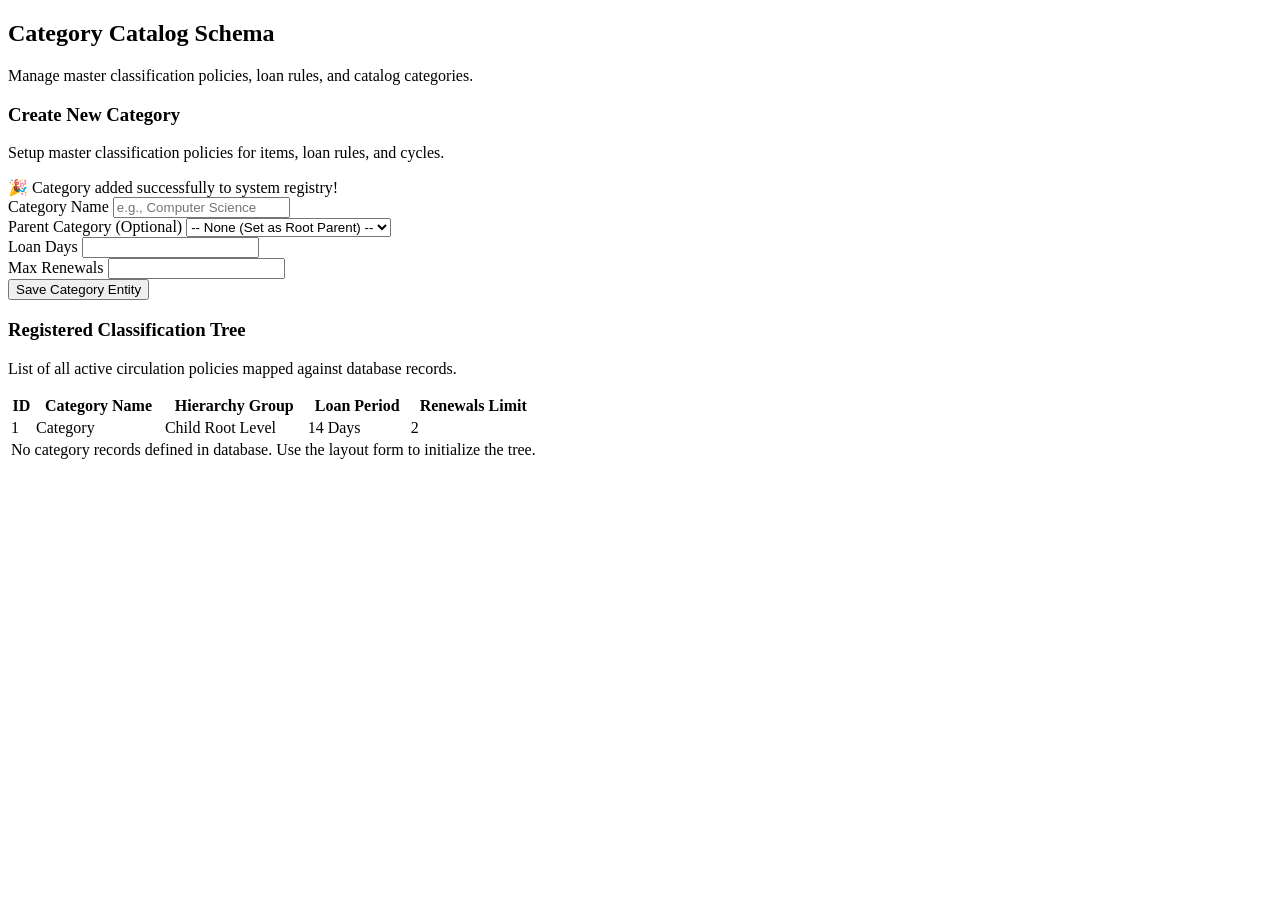
<file: src/main/resources/templates/categories.html>
<!DOCTYPE html>
<html lang="en" xmlns:th="http://www.thymeleaf.org" 
      xmlns:layout="http://www.ultraq.net.nz/thymeleaf/layout"
      layout:decorate="~{layout/base}">
<head>
    <title>BiblioHub - Category Configurations</title>
</head>
<body>
    <div layout:fragment="content">

        <!-- Header / Title -->
        <div class="mb-6">
            <h2 class="text-2xl font-semibold text-gray-800">Category Catalog Schema</h2>
            <p class="text-sm text-gray-500 mt-1">Manage master classification policies, loan rules, and catalog categories.</p>
        </div>

        <div class="grid grid-cols-1 lg:grid-cols-3 gap-6 items-start">
            
            <!-- Create New Category Card -->
            <div class="lg:col-span-1 bg-white rounded-xl shadow-sm border border-gray-100 p-6">
                <h3 class="text-lg font-bold text-gray-900 mb-2">Create New Category</h3>
                <p class="text-xs text-gray-500 mb-6">Setup master classification policies for items, loan rules, and cycles.</p>

                <div th:if="${param.success}" class="mb-4 p-3 bg-emerald-50 text-emerald-700 text-xs rounded-lg border border-emerald-200">
                    🎉 Category added successfully to system registry!
                </div>

                <form th:action="@{/admin/categories/add}" th:object="${newCategory}" method="POST" class="space-y-4">
                    <div>
                        <label class="block text-xs font-semibold uppercase text-gray-500 mb-1.5">Category Name</label>
                        <input type="text" th:field="*{name}" required
                               class="w-full border border-gray-200 rounded px-3 py-2 text-sm focus:outline-none focus:ring-2 focus:ring-purple-500 transition text-gray-800"
                               placeholder="e.g., Computer Science">
                    </div>

                    <div>
                        <label class="block text-xs font-semibold uppercase text-gray-500 mb-1.5">Parent Category (Optional)</label>
                        <select name="parentId" class="w-full border border-gray-200 rounded px-3 py-2 text-sm focus:outline-none focus:ring-2 focus:ring-purple-500 transition text-gray-800">
                            <option value="">-- None (Set as Root Parent) --</option>
                            <option th:each="opt : ${parentOptions}" th:value="${opt.categoryId}" th:text="${opt.name}"></option>
                        </select>
                    </div>

                    <div class="grid grid-cols-2 gap-4">
                        <div>
                            <label class="block text-xs font-semibold uppercase text-gray-500 mb-1.5">Loan Days</label>
                            <input type="number" th:field="*{loanPeriodDays}" required min="1"
                                   class="w-full border border-gray-200 rounded px-3 py-2 text-sm focus:outline-none focus:ring-2 focus:ring-purple-500 transition text-gray-800">
                        </div>
                        <div>
                            <label class="block text-xs font-semibold uppercase text-gray-500 mb-1.5">Max Renewals</label>
                            <input type="number" th:field="*{maxRenewals}" required min="0"
                                   class="w-full border border-gray-200 rounded px-3 py-2 text-sm focus:outline-none focus:ring-2 focus:ring-purple-500 transition text-gray-800">
                        </div>
                    </div>

                    <button type="submit" class="w-full mt-4 bg-purple-600 hover:bg-purple-700 text-white font-medium py-2.5 rounded-lg text-sm transition shadow-sm">
                        Save Category Entity
                    </button>
                </form>
            </div>

            <!-- Registered Classification Tree Table -->
            <div class="lg:col-span-2 bg-white rounded-xl shadow-sm border border-gray-100 p-6">
                <h3 class="text-lg font-bold text-gray-900 mb-2">Registered Classification Tree</h3>
                <p class="text-xs text-gray-500 mb-6">List of all active circulation policies mapped against database records.</p>

                <div class="overflow-x-auto">
                    <table class="w-full text-left text-sm border-collapse">
                        <thead>
                            <tr class="border-b border-gray-100 text-xs font-semibold text-gray-400 uppercase tracking-wider">
                                <th class="py-3 px-4">ID</th>
                                <th class="py-3 px-4">Category Name</th>
                                <th class="py-3 px-4">Hierarchy Group</th>
                                <th class="py-3 px-4">Loan Period</th>
                                <th class="py-3 px-4">Renewals Limit</th>
                            </tr>
                        </thead>
                        <tbody class="divide-y divide-gray-50 text-gray-700">
                            <tr th:each="cat : ${categories}" class="hover:bg-gray-50/50 transition">
                                <td class="py-3.5 px-4 font-mono text-xs text-purple-600" th:text="${cat.categoryId}">1</td>
                                <td class="py-3.5 px-4 font-semibold text-gray-800" th:text="${cat.name}">Category</td>
                                <td class="py-3.5 px-4">
                                    <span th:if="${cat.parent != null}" class="px-2 py-1 text-xs bg-purple-50 text-purple-700 rounded-md font-medium" th:text="${'Child of ' + cat.parent.name}">Child</span>
                                    <span th:if="${cat.parent == null}" class="px-2 py-1 text-xs bg-gray-100 text-gray-600 rounded-md font-medium">Root Level</span>
                                </td>
                                <td class="py-3.5 px-4" th:text="${cat.loanPeriodDays + ' days'}">14 Days</td>
                                <td class="py-3.5 px-4 font-mono" th:text="${cat.maxRenewals}">2</td>
                            </tr>
                            <tr th:if="${#lists.isEmpty(categories)}">
                                <td colspan="5" class="py-8 text-center text-gray-400 italic">No category records defined in database. Use the layout form to initialize the tree.</td>
                            </tr>
                        </tbody>
                    </table>
                </div>
            </div>

        </div>

    </div>
</body>
</html>
</file>
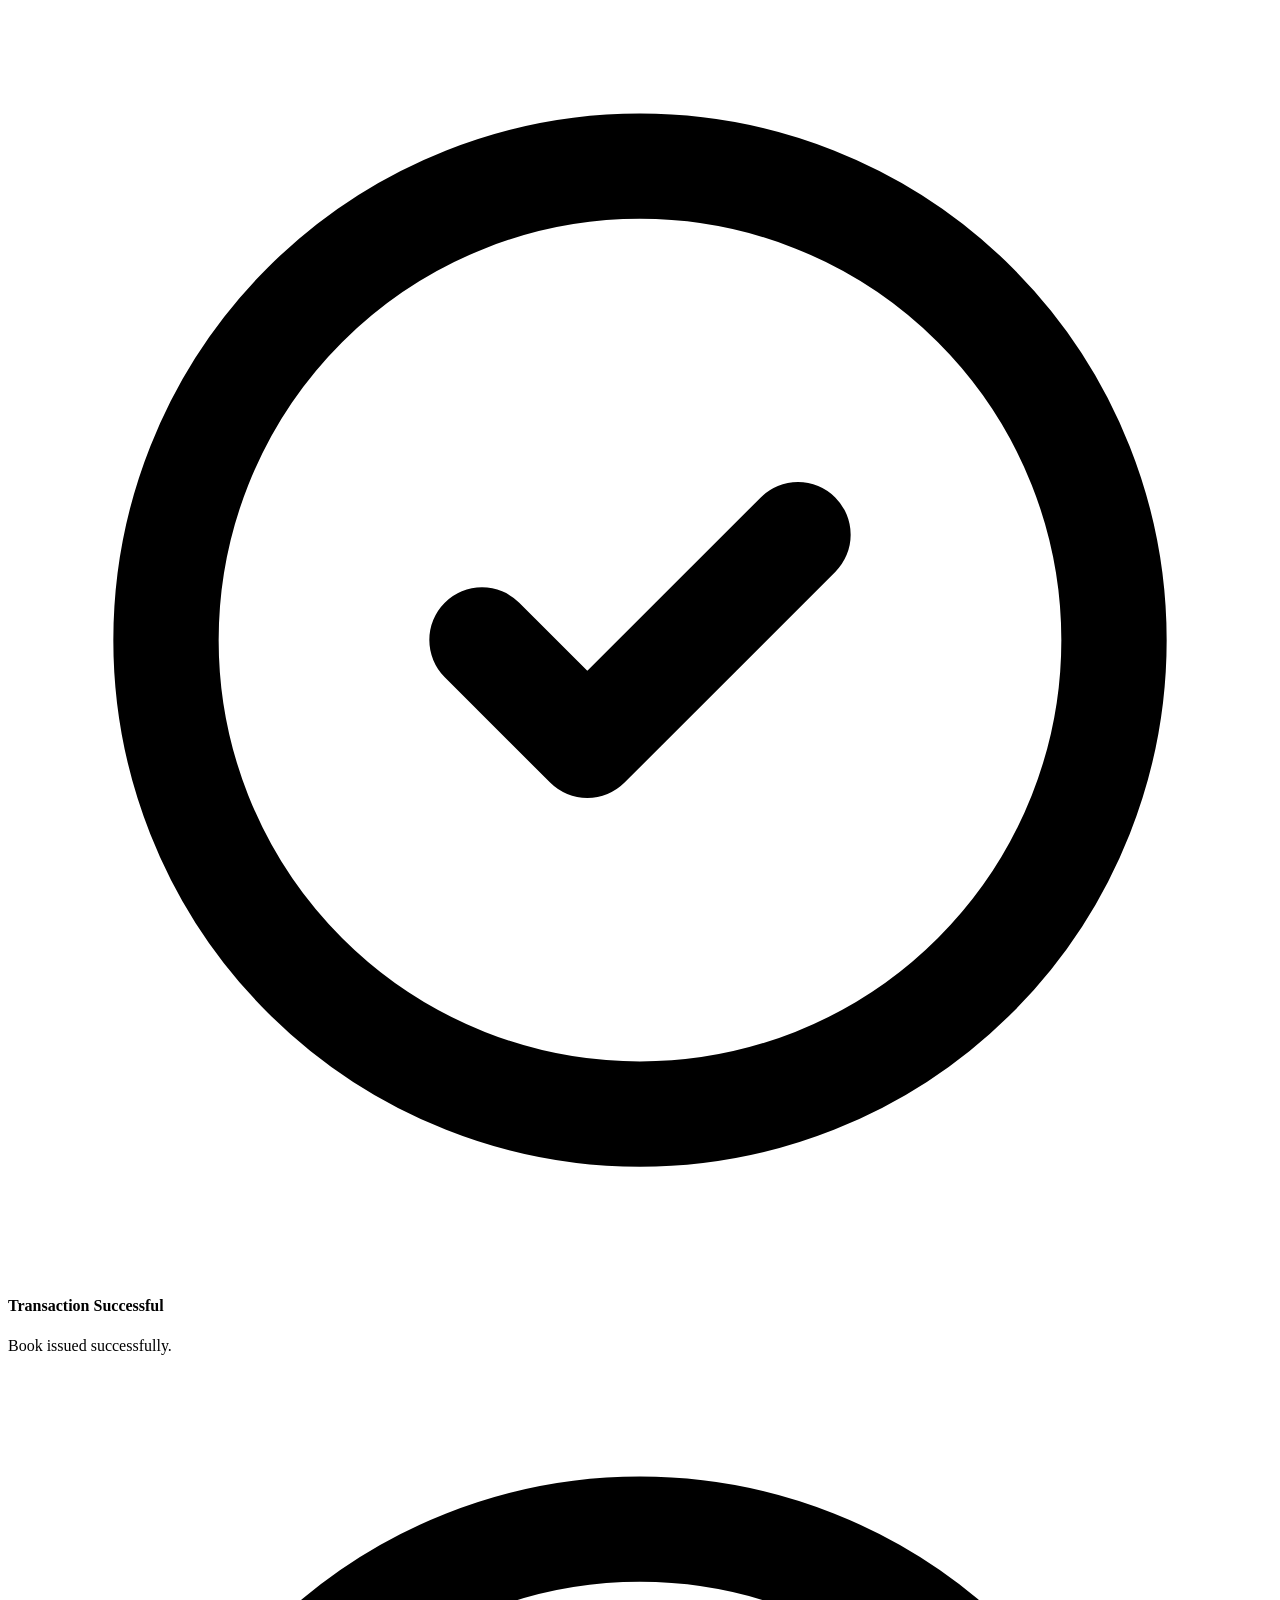
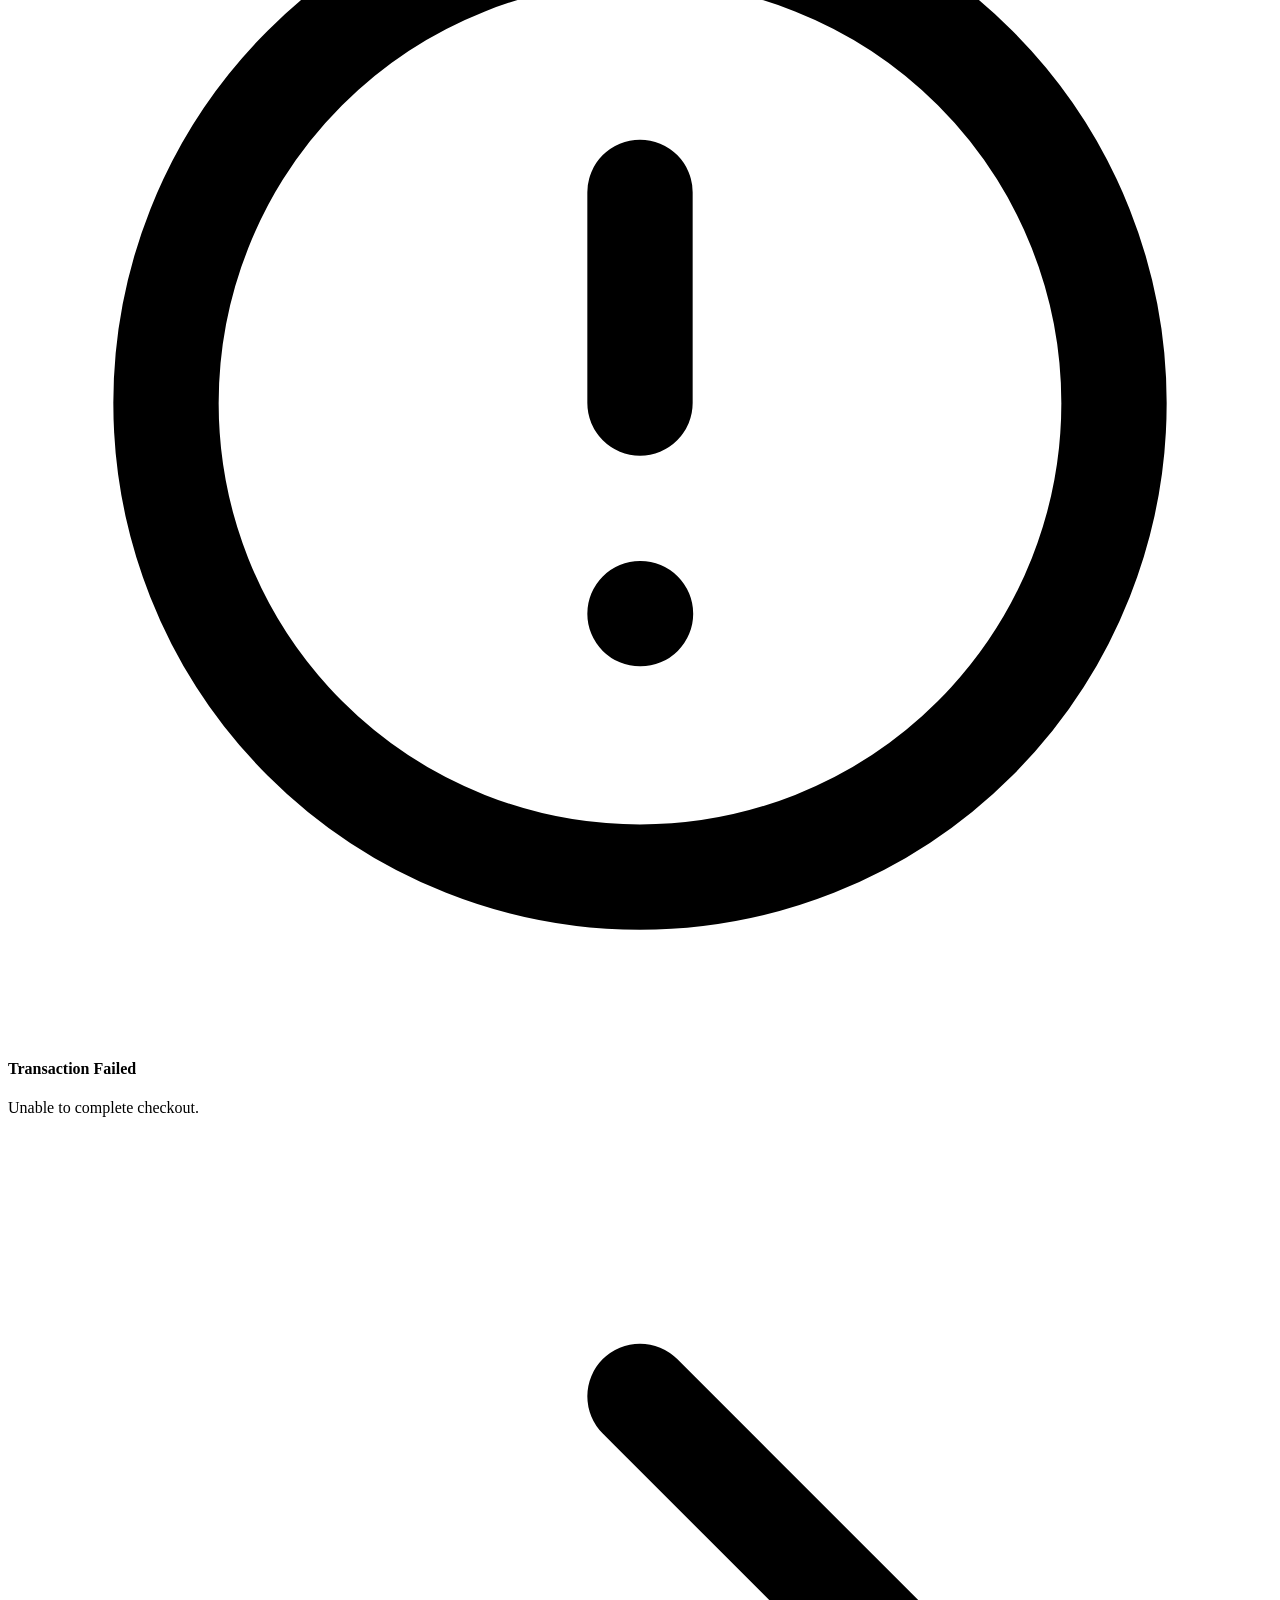
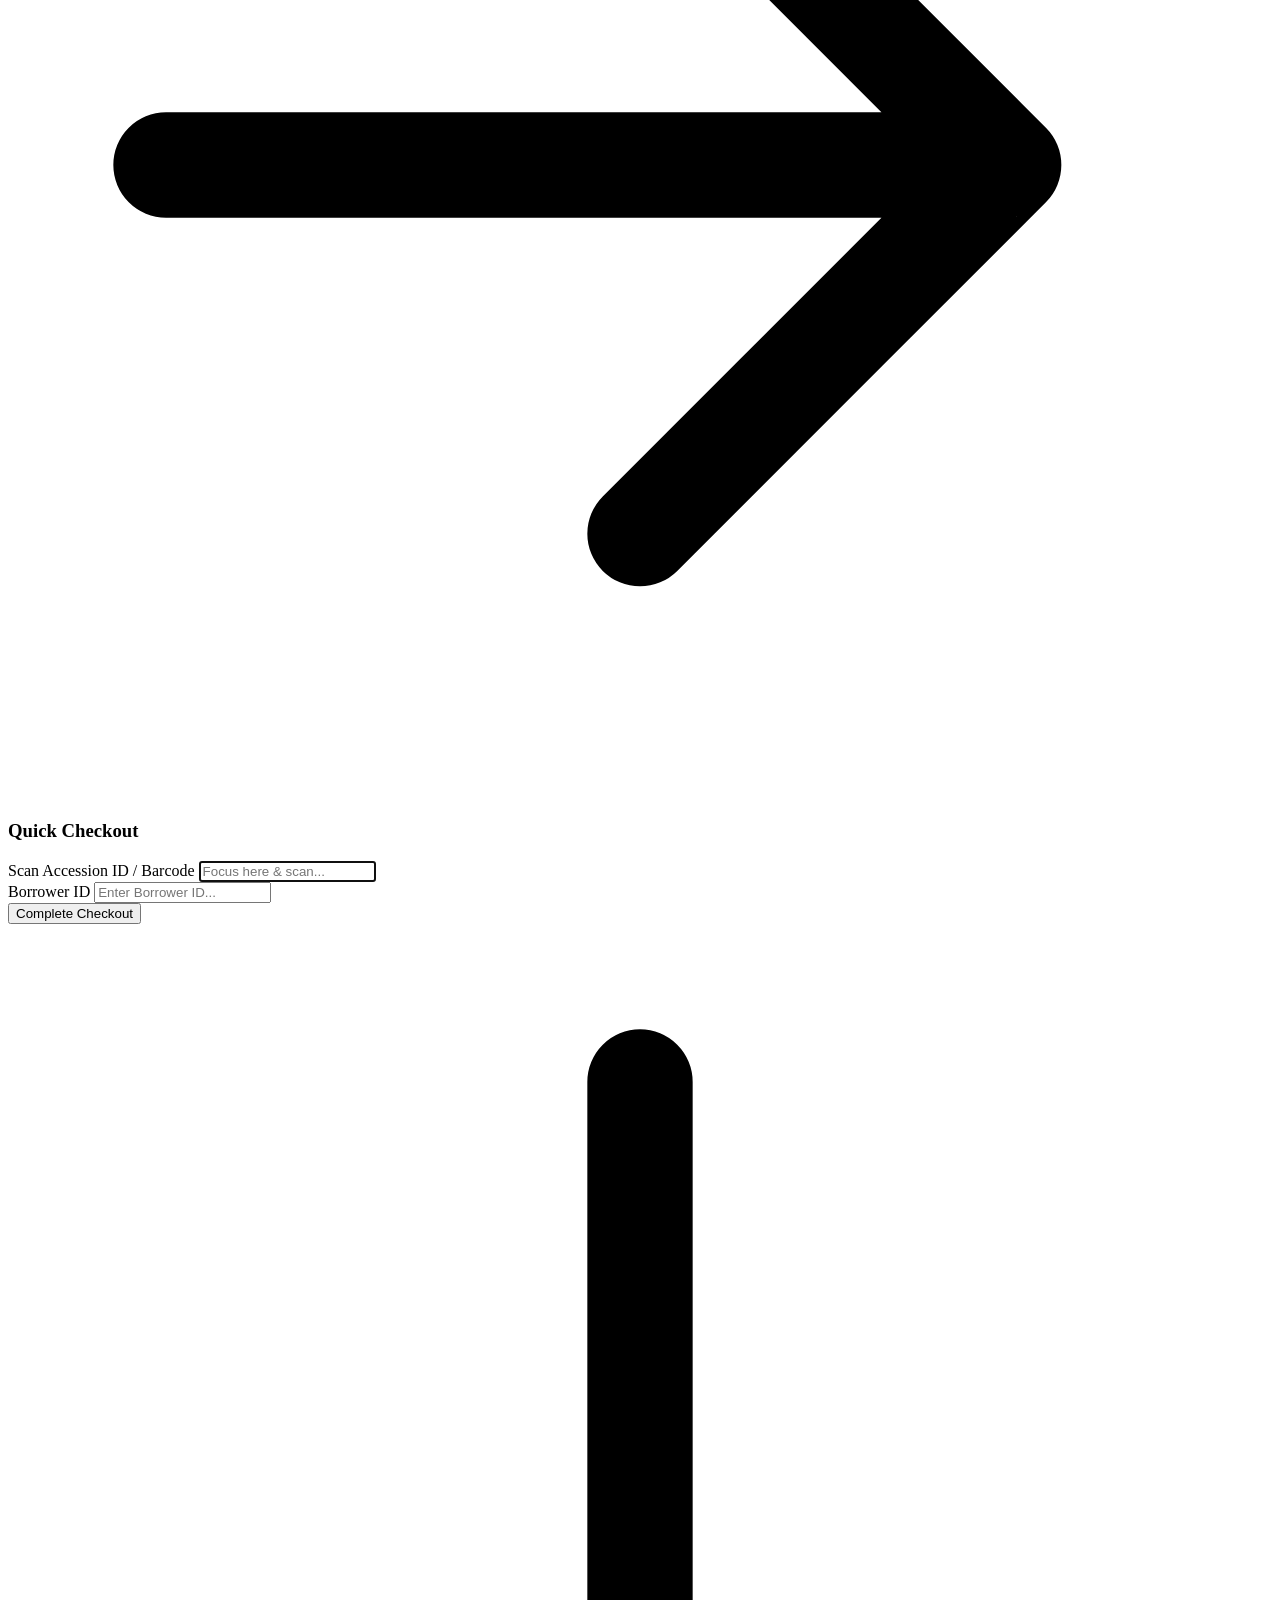
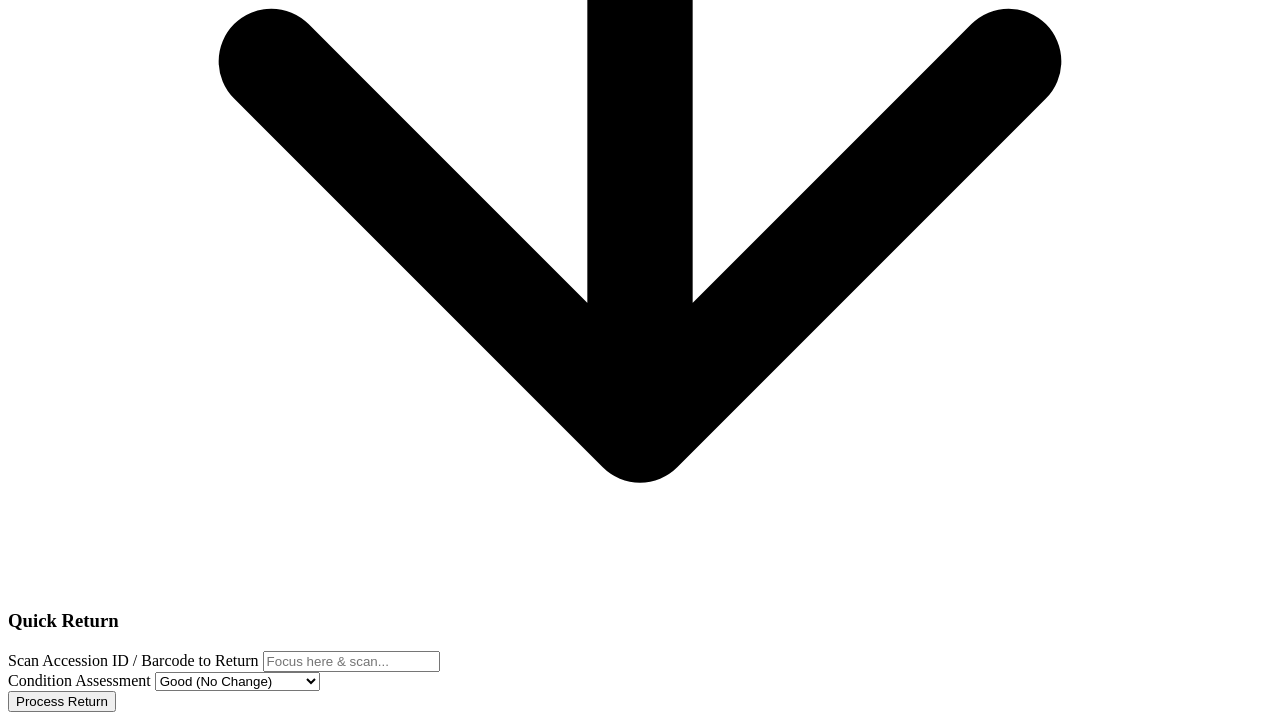
<file: src/main/resources/templates/circulation.html>
<!DOCTYPE html>
<html lang="en" xmlns:th="http://www.thymeleaf.org" 
      xmlns:layout="http://www.ultraq.net.nz/thymeleaf/layout"
      layout:decorate="~{layout/base}">
<head>
    <title>Library Circulation</title>
</head>
<body>
    <div layout:fragment="content">

        <!-- Notification Zone -->
        <div id="notification-zone" class="space-y-3">
            <div th:if="${successMessage}"
                class="bg-green-50 border-l-4 border-green-500 rounded-r-xl p-4 flex items-start gap-3 shadow-sm">
                <div class="text-green-500 mt-0.5">
                    <svg class="h-5 w-5" fill="none" viewBox="0 0 24 24" stroke="currentColor" stroke-width="2">
                        <path stroke-linecap="round" stroke-linejoin="round" d="M9 12l2 2 4-4m6 2a9 9 0 11-18 0 9 9 0 0118 0z" />
                    </svg>
                </div>
                <div>
                    <h4 class="text-sm font-semibold text-green-800">Transaction Successful</h4>
                    <p class="text-sm text-green-700 mt-0.5" th:text="${successMessage}">Book issued successfully.</p>
                </div>
            </div>

            <div th:if="${errorMessage}"
                class="bg-amber-50 border-l-4 border-amber-500 rounded-r-xl p-4 flex items-start gap-3 shadow-sm">
                <div class="text-amber-500 mt-0.5">
                    <svg class="h-5 w-5" fill="none" viewBox="0 0 24 24" stroke="currentColor" stroke-width="2">
                        <path stroke-linecap="round" stroke-linejoin="round" d="M12 8v4m0 4h.01M21 12a9 9 0 11-18 0 9 9 0 0118 0z" />
                    </svg>
                </div>
                <div>
                    <h4 class="text-sm font-semibold text-amber-800">Transaction Failed</h4>
                    <p class="text-sm text-amber-700 mt-0.5" th:text="${errorMessage}">Unable to complete checkout.</p>
                </div>
            </div>
        </div>

        <!-- Checkout & Return Grid -->
        <div class="grid grid-cols-1 lg:grid-cols-2 gap-6">
            
            <!-- Quick Checkout Card -->
            <div class="bg-white rounded-xl shadow-sm border border-gray-100 overflow-hidden">
                <div class="px-6 py-5 border-b border-gray-100 flex items-center gap-3">
                    <svg xmlns="http://www.w3.org/2000/svg" class="h-6 w-6 text-purple-600" fill="none" viewBox="0 0 24 24" stroke="currentColor" stroke-width="2">
                        <path stroke-linecap="round" stroke-linejoin="round" d="M12 19l7-7m0 0l-7-7m7 7H3" />
                    </svg>
                    <h3 class="font-medium text-gray-800 text-lg">Quick Checkout</h3>
                </div>

                <div class="p-6">
                    <form th:action="@{/circulation/checkout}" method="post" class="space-y-4">
                        <div>
                            <label class="block text-sm font-medium text-gray-600 mb-1">Scan Accession ID / Barcode</label>
                            <input type="text" name="accessionId"
                                class="w-full bg-gray-100 border border-gray-200 rounded px-4 py-3 text-base font-mono placeholder-gray-400 focus:outline-none focus:ring-2 focus:ring-purple-500 focus:bg-white transition"
                                placeholder="Focus here & scan..." autofocus required>
                        </div>
                        <div>
                            <label class="block text-sm font-medium text-gray-600 mb-1">Borrower ID</label>
                            <input type="text" name="borrowerId"
                                class="w-full bg-gray-100 border border-gray-200 rounded px-4 py-3 text-sm placeholder-gray-400 focus:outline-none focus:ring-2 focus:ring-purple-500 focus:bg-white transition"
                                placeholder="Enter Borrower ID..." required>
                        </div>
                        <button type="submit"
                            class="w-full bg-purple-600 hover:bg-purple-700 text-white font-medium py-3 rounded-md mt-4 transition shadow-sm">
                            Complete Checkout
                        </button>
                    </form>
                </div>
            </div>

            <!-- Quick Return Card -->
            <div class="bg-white rounded-xl shadow-sm border border-gray-100 overflow-hidden">
                <div class="px-6 py-5 border-b border-gray-100 flex items-center gap-3">
                    <svg xmlns="http://www.w3.org/2000/svg" class="h-6 w-6 text-purple-600" fill="none" viewBox="0 0 24 24" stroke="currentColor" stroke-width="2">
                        <path stroke-linecap="round" stroke-linejoin="round" d="M19 14l-7 7m0 0l-7-7m7 7V3" />
                    </svg>
                    <h3 class="font-medium text-gray-800 text-lg">Quick Return</h3>
                </div>
                <div class="p-6">
                    <form th:action="@{/circulation/return}" method="post" class="space-y-4">
                        <div>
                            <label class="block text-sm font-medium text-gray-600 mb-1">Scan Accession ID / Barcode to Return</label>
                            <input type="text" name="accessionId"
                                class="w-full bg-gray-100 border border-gray-200 rounded px-4 py-3 text-base font-mono placeholder-gray-400 focus:outline-none focus:ring-2 focus:ring-purple-500 focus:bg-white transition"
                                placeholder="Focus here & scan..." required>
                        </div>
                        <div>
                            <label class="block text-sm font-medium text-gray-600 mb-1">Condition Assessment</label>
                            <select name="condition"
                                class="w-full bg-gray-100 border border-gray-200 rounded px-4 py-3 text-sm text-gray-700 focus:outline-none focus:ring-2 focus:ring-purple-500 focus:bg-white transition">
                                <option value="Good">Good (No Change)</option>
                                <option value="New">New</option>
                                <option value="Damaged">Damaged (Assess Fine)</option>
                            </select>
                        </div>
                        <button type="submit"
                            class="w-full bg-purple-600 hover:bg-purple-700 text-white font-medium py-3 rounded-md mt-4 transition shadow-sm">
                            Process Return
                        </button>
                    </form>
                </div>
            </div>
        </div>

        <!-- Optional Page Script (if needed) -->
        <script>
            // Any specific JavaScript for circulation can stay here
        </script>

    </div>
</body>
</html>
</file>
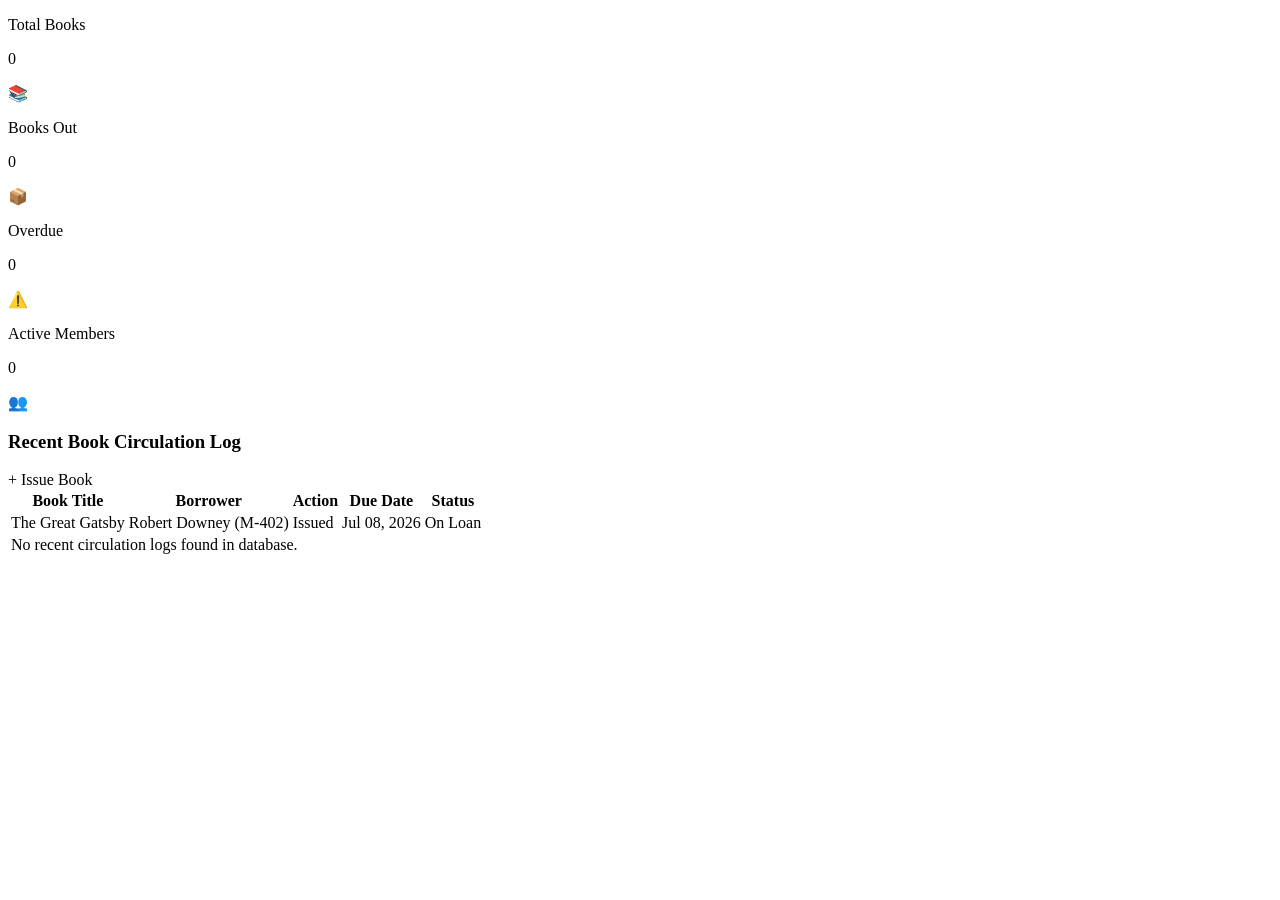
<file: src/main/resources/templates/dashboard.html>
<!DOCTYPE html>
<html lang="en" xmlns:th="http://www.thymeleaf.org"
  xmlns:layout="http://www.ultraq.net.nz/thymeleaf/layout"
  layout:decorate="~{layout/base}">
  <head>
    <title>Library Dashboard</title>
  </head>
  <body>
    <div layout:fragment="content">

      <!-- Stat Cards Grid -->
      <div class="grid grid-cols-1 sm:grid-cols-2 lg:grid-cols-4 gap-6">
        <div
          class="bg-white p-6 rounded-xl shadow-sm border border-gray-100 flex items-center justify-between">
          <div>
            <p
              class="text-sm font-medium text-gray-500 uppercase tracking-wider">Total
              Books</p>
            <p class="text-3xl font-semibold text-gray-800 mt-1"
              th:text="${stats != null ? stats.totalBooks : '0'}">0</p>
          </div>
          <div class="p-3 rounded-lg bg-purple-50 text-purple-600">📚</div>
        </div>

        <div
          class="bg-white p-6 rounded-xl shadow-sm border border-gray-100 flex items-center justify-between">
          <div>
            <p
              class="text-sm font-medium text-gray-500 uppercase tracking-wider">Books
              Out</p>
            <p class="text-3xl font-semibold text-gray-800 mt-1"
              th:text="${stats != null ? stats.booksOut : '0'}">0</p>
          </div>
          <div class="p-3 rounded-lg bg-blue-50 text-blue-600">📦</div>
        </div>

        <div
          class="bg-white p-6 rounded-xl shadow-sm border border-gray-100 flex items-center justify-between">
          <div>
            <p
              class="text-sm font-medium text-gray-500 uppercase tracking-wider">Overdue</p>
            <p class="text-3xl font-semibold mt-1"
              th:classappend="${stats != null && stats.overdueCount > 0 ? 'text-red-600' : 'text-gray-800'}"
              th:text="${stats != null ? stats.overdueCount : '0'}">0</p>
          </div>
          <div class="p-3 rounded-lg bg-red-50 text-red-600">⚠️</div>
        </div>

        <div
          class="bg-white p-6 rounded-xl shadow-sm border border-gray-100 flex items-center justify-between">
          <div>
            <p
              class="text-sm font-medium text-gray-500 uppercase tracking-wider">Active
              Members</p>
            <p class="text-3xl font-semibold text-gray-800 mt-1"
              th:text="${stats != null ? stats.activeMembers : '0'}">0</p>
          </div>
          <div class="p-3 rounded-lg bg-green-50 text-green-600">👥</div>
        </div>
      </div>

      <!-- Recent Circulation Log Table -->
      <div
        class="bg-white rounded-xl shadow-sm border border-gray-100 overflow-hidden">
        <div
          class="px-6 py-5 border-b border-gray-100 flex items-center justify-between">
          <h3 class="text-lg font-medium text-gray-800">Recent Book Circulation
            Log</h3>
          <a th:href="@{/circulation}"
            class="bg-purple-600 hover:bg-purple-700 text-white text-xs font-medium px-4 py-2 rounded transition">
            + Issue Book
          </a>
        </div>
        <div class="overflow-x-auto">
          <table class="w-full text-left border-collapse">
            <thead>
              <tr
                class="bg-gray-50 text-gray-500 text-xs font-semibold uppercase tracking-wider border-b border-gray-100">
                <th class="px-6 py-4">Book Title</th>
                <th class="px-6 py-4">Borrower</th>
                <th class="px-6 py-4">Action</th>
                <th class="px-6 py-4">Due Date</th>
                <th class="px-6 py-4">Status</th>
              </tr>
            </thead>
            <tbody class="text-sm text-gray-600 divide-y divide-gray-100">
              <tr th:each="log : ${logs}"
                class="hover:bg-gray-50/70 transition">
                <td class="px-6 py-4 font-medium text-gray-800"
                  th:text="${log.bookTitle}">The Great Gatsby</td>
                <td class="px-6 py-4"
                  th:text="${log.borrowerName + ' (' + log.borrowerId + ')'}">Robert
                  Downey (M-402)</td>
                <td class="px-6 py-4" th:text="${log.action}">Issued</td>
                <td class="px-6 py-4 text-gray-500"
                  th:text="${log.dueDate != null ? #temporals.format(log.dueDate, 'MMM dd, yyyy') : '—'}"
                  th:classappend="${log.getIsOverdue ? 'text-red-500 font-semibold' : ''}">Jul
                  08, 2026</td>
                <td class="px-6 py-4">
                  <span
                    class="inline-flex px-2.5 py-1 text-xs font-medium rounded-full"
                    th:text="${log.status}"
                    th:classappend="${log.status == 'On Loan' ? 'bg-blue-50 text-blue-600' : (log.status == 'In Library' ? 'bg-green-50 text-green-600' : 'bg-red-50 text-red-600')}">
                    On Loan
                  </span>
                </td>
              </tr>
              <tr th:if="${#lists.isEmpty(logs)}">
                <td colspan="5" class="px-6 py-10 text-center text-gray-400">
                  No recent circulation logs found in database.
                </td>
              </tr>
            </tbody>
          </table>
        </div>
      </div>

    </div>
  </body>
</html>
</file>
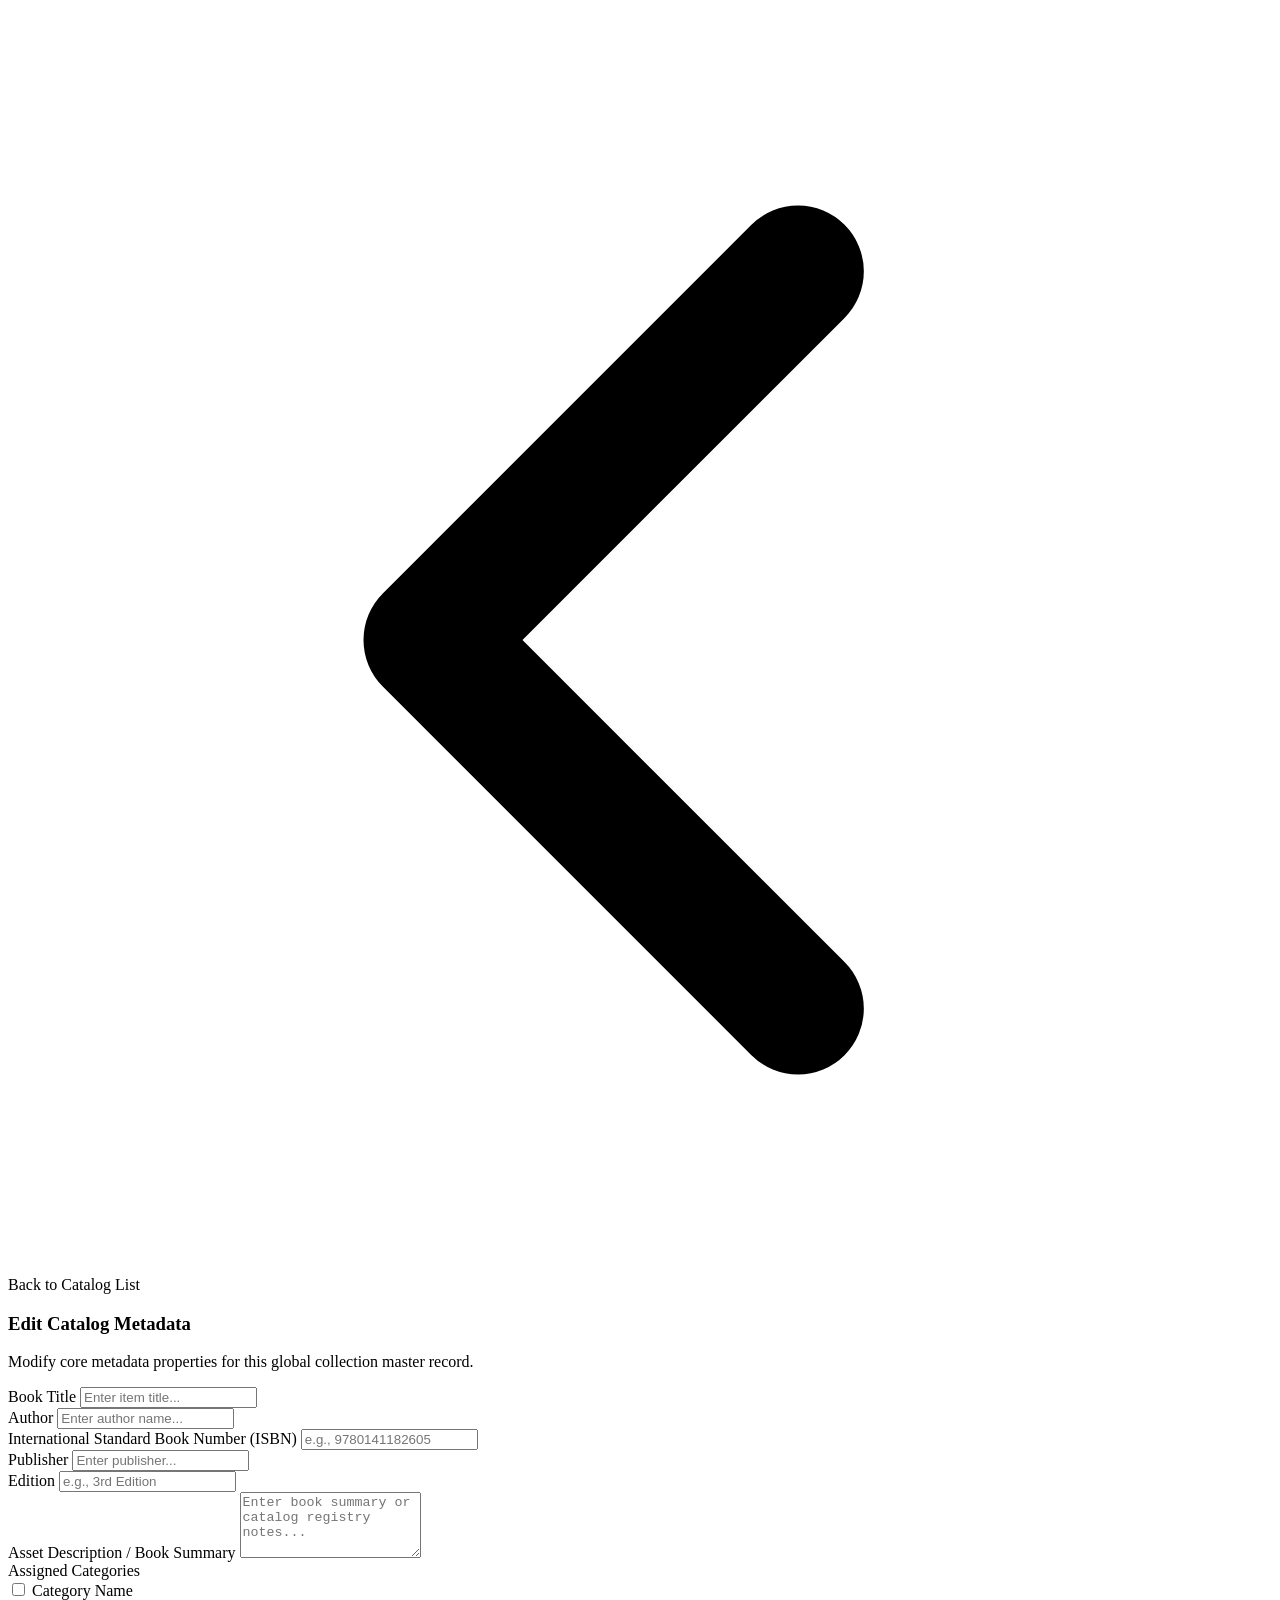
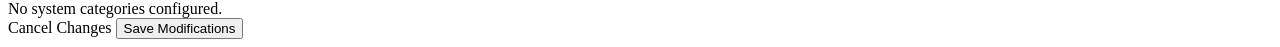
<file: src/main/resources/templates/edit-book.html>
<!DOCTYPE html>
<html lang="en" xmlns:th="http://www.thymeleaf.org"
      xmlns:layout="http://www.ultraq.net.nz/thymeleaf/layout"
      layout:decorate="~{layout/base}">
<head>
    <title>Edit Book - BiblioHub</title>
</head>
<body>
    <div layout:fragment="content">

        <main class="space-y-6 max-w-4xl w-full mx-auto">

            <div class="flex items-center justify-between">
                <a th:href="@{/Catalogue}"
                    class="inline-flex items-center text-sm font-medium text-gray-500 hover:text-purple-600 transition gap-1.5">
                    <svg class="h-4 w-4" fill="none" viewBox="0 0 24 24"
                        stroke="currentColor" stroke-width="2.5">
                        <path stroke-linecap="round" stroke-linejoin="round"
                            d="M15 19l-7-7 7-7" />
                    </svg>
                    Back to Catalog List
                </a>
            </div>

            <div class="bg-white rounded-xl shadow-sm border border-gray-100 p-8">
                <div class="border-b border-gray-100 pb-5 mb-6">
                    <h3 class="text-xl font-semibold text-gray-800">Edit Catalog Metadata</h3>
                    <p class="text-sm text-gray-500 mt-1">Modify core metadata properties for this global collection master record.</p>
                </div>

                <form th:action="@{/Catalogue/update/{isbn}(isbn=${item.isbn})}"
                    th:object="${item}" method="POST" class="space-y-5">

                    <div class="grid grid-cols-1 md:grid-cols-2 gap-5">
                        <div>
                            <label class="block text-xs font-semibold uppercase tracking-wider text-gray-500 mb-1.5">Book Title</label>
                            <input type="text" th:field="*{title}"
                                class="w-full bg-white border border-gray-200 rounded px-4 py-3 text-sm focus:outline-none focus:ring-2 focus:ring-purple-500 transition text-gray-800"
                                placeholder="Enter item title..." required>
                        </div>

                        <div>
                            <label class="block text-xs font-semibold uppercase tracking-wider text-gray-500 mb-1.5">Author</label>
                            <input type="text" th:field="*{author}"
                                class="w-full bg-white border border-gray-200 rounded px-4 py-3 text-sm focus:outline-none focus:ring-2 focus:ring-purple-500 transition text-gray-800"
                                placeholder="Enter author name..." required>
                        </div>
                    </div>

                    <div>
                        <label class="block text-xs font-semibold uppercase tracking-wider text-gray-500 mb-1.5">International Standard Book Number (ISBN)</label>
                        <input type="text" th:field="*{isbn}"
                            class="w-full bg-white border border-gray-200 rounded px-4 py-3 text-sm font-mono focus:outline-none focus:ring-2 focus:ring-purple-500 transition text-gray-800"
                            placeholder="e.g., 9780141182605" required>
                    </div>

                    <div class="grid grid-cols-1 md:grid-cols-2 gap-5">
                        <div>
                            <label class="block text-xs font-semibold uppercase tracking-wider text-gray-500 mb-1.5">Publisher</label>
                            <input type="text" th:field="*{publisher}"
                                class="w-full bg-white border border-gray-200 rounded px-4 py-3 text-sm focus:outline-none focus:ring-2 focus:ring-purple-500 transition text-gray-800"
                                placeholder="Enter publisher...">
                        </div>

                        <div>
                            <label class="block text-xs font-semibold uppercase tracking-wider text-gray-500 mb-1.5">Edition</label>
                            <input type="text" th:field="*{edition}"
                                class="w-full bg-white border border-gray-200 rounded px-4 py-3 text-sm focus:outline-none focus:ring-2 focus:ring-purple-500 transition text-gray-800"
                                placeholder="e.g., 3rd Edition">
                        </div>
                    </div>

                    <div>
                        <label class="block text-xs font-semibold uppercase tracking-wider text-gray-500 mb-1.5">Asset Description / Book Summary</label>
                        <textarea th:field="*{description}" rows="4"
                            class="w-full bg-white border border-gray-200 rounded px-4 py-3 text-sm focus:outline-none focus:ring-2 focus:ring-purple-500 transition text-gray-800"
                            placeholder="Enter book summary or catalog registry notes..."></textarea>
                    </div>

                    <div>
                        <label class="block text-xs font-semibold uppercase tracking-wider text-gray-500 mb-1.5">Assigned Categories</label>
                        <div class="border border-gray-200 rounded p-4 max-h-48 overflow-y-auto space-y-2 bg-gray-50/50">
                            <div th:each="cat : ${categories}"
                                class="flex items-center gap-3">
                                <input type="checkbox"
                                    th:field="*{categories}"
                                    th:value="${cat.categoryId}"
                                    class="w-4 h-4 text-purple-600 border-gray-300 rounded focus:ring-purple-500">
                                <label th:for="${#ids.prev('categories')}"
                                    class="text-sm text-gray-700 font-medium select-none cursor-pointer"
                                    th:text="${cat.name}">Category Name</label>
                            </div>
                            <div th:if="${#lists.isEmpty(categories)}"
                                class="text-sm text-gray-400 italic">
                                No system categories configured.
                            </div>
                        </div>
                    </div>

                    <div class="flex justify-end gap-3 pt-4 border-t border-gray-100 mt-8">
                        <a th:href="@{/Catalogue}"
                            class="inline-flex items-center justify-center bg-white border border-gray-300 hover:bg-gray-50 text-gray-700 font-medium px-5 py-2.5 rounded-lg text-sm transition shadow-sm">
                            Cancel Changes
                        </a>
                        <button type="submit"
                            class="inline-flex items-center justify-center bg-purple-600 hover:bg-purple-700 text-white font-medium px-5 py-2.5 rounded-lg text-sm transition shadow-sm">
                            Save Modifications
                        </button>
                    </div>

                </form>
            </div>

        </main>

    </div>
</body>
</html>
</file>
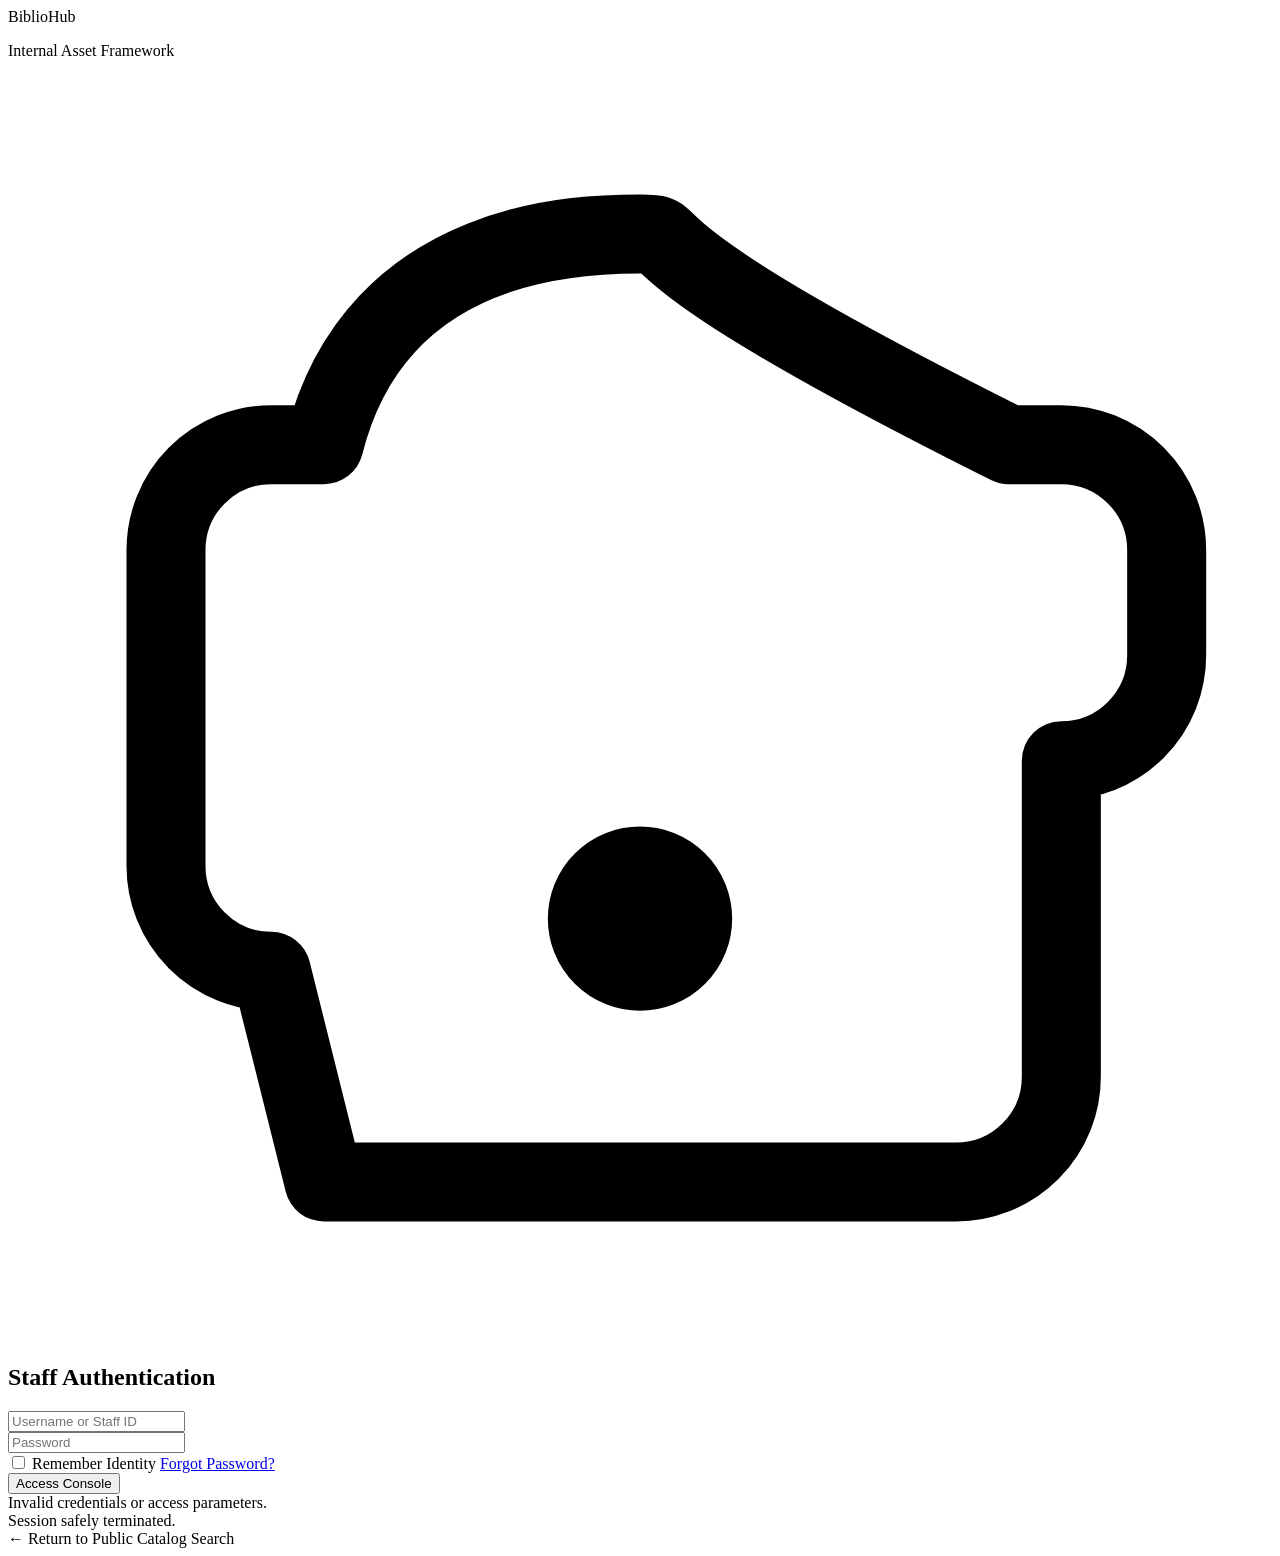
<file: src/main/resources/templates/login.html>
<!DOCTYPE html>
<html lang="en" xmlns:th="http://www.thymeleaf.org">
  <head>
    <meta charset="UTF-8">
    <meta name="viewport" content="width=device-width, initial-scale=1.0">
    <title>BiblioHub - Staff Portal</title>
    <link rel="stylesheet" th:href="@{/css/tailwind.css}">
  </head>
  <body
    class="bg-gray-50 min-h-screen flex items-center justify-center px-4 font-sans antialiased">
    <div class="w-full max-w-md space-y-6">

      <div class="text-center space-y-2">
        <div class="flex items-center justify-center gap-2">
          <span class="w-3 h-3 rounded-full bg-purple-600 block"></span>
          <span class="text-3xl font-light text-gray-800 tracking-tight">
            Biblio<span class="font-semibold text-purple-600">Hub</span>
          </span>
        </div>
        <p
          class="text-xs text-gray-400 font-medium uppercase tracking-wider">Internal
          Asset Framework</p>
      </div>

      <div
        class="bg-white rounded-xl shadow-sm border border-gray-100 p-6 sm:p-10">
        <div class="flex justify-center mb-6">
          <div
            class="w-16 h-16 rounded-full bg-purple-50 border border-purple-100 flex items-center justify-center text-purple-600">
            <svg xmlns="http://www.w3.org/2000/svg" class="h-8 w-8" fill="none"
              viewBox="0 0 24 24" stroke="currentColor">
              <path stroke-linecap="round" stroke-linejoin="round"
                stroke-width="1.5"
                d="M12 15v2m-6 4h12a2 2 0 002-2v-6a2 2 0 002-2V9a2 2 0 00-2-2h-1C11 3 13 3 12 3S7 3 6 7H5a2 2 0 00-2 2v6a2 2 0 002 2zm7-5a1 1 0 11-2 0 1 1 0 012 0z" />
            </svg>
          </div>
        </div>

        <h2 class="text-center text-xl text-gray-800 font-medium mb-6">Staff
          Authentication</h2>

        <form th:action="@{/login}" method="post" class="space-y-4">
          <div>
            <input
              type="text"
              id="username"
              name="username"
              placeholder="Username or Staff ID"
              class="w-full bg-gray-50 border border-gray-200 rounded-lg px-4 py-3 text-sm focus:outline-none focus:ring-2 focus:ring-purple-500 transition"
              required>
          </div>

          <div>
            <input
              type="password"
              id="password"
              name="password"
              placeholder="Password"
              class="w-full bg-gray-50 border border-gray-200 rounded-lg px-4 py-3 text-sm focus:outline-none focus:ring-2 focus:ring-purple-500 transition"
              required>
          </div>

          <div class="flex items-center justify-between text-xs font-medium">
            <label
              class="flex items-center gap-2 cursor-pointer text-gray-500 select-none">
              <input
                type="checkbox"
                id="remember-me"
                name="remember-me"
                class="h-4 w-4 rounded border-gray-300 text-purple-600 focus:ring-purple-500 accent-purple-600">
              <span>Remember Identity</span>
            </label>

            <a href="#"
              class="text-purple-600 hover:text-purple-700 transition">
              Forgot Password?
            </a>
          </div>

          <button
            type="submit"
            class="w-full bg-purple-600 hover:bg-purple-700 text-white font-medium py-3 rounded-lg mt-2 transition shadow-sm text-sm">
            Access Console
          </button>
        </form>

        <div th:if="${param.error}"
          class="mt-4 p-3 bg-rose-50 border border-rose-100 rounded-lg text-rose-600 text-center text-xs font-medium">
          Invalid credentials or access parameters.
        </div>

        <div th:if="${param.logout}"
          class="mt-4 p-3 bg-green-50 border border-green-100 rounded-lg text-green-700 text-center text-xs font-medium">
          Session safely terminated.
        </div>

      </div>

      <div class="text-center">
        <a th:href="@{/}"
          class="text-xs text-gray-400 hover:text-gray-600 transition inline-flex items-center gap-1">
          ← Return to Public Catalog Search
        </a>
      </div>

    </div>
  </body>
</html>
</file>
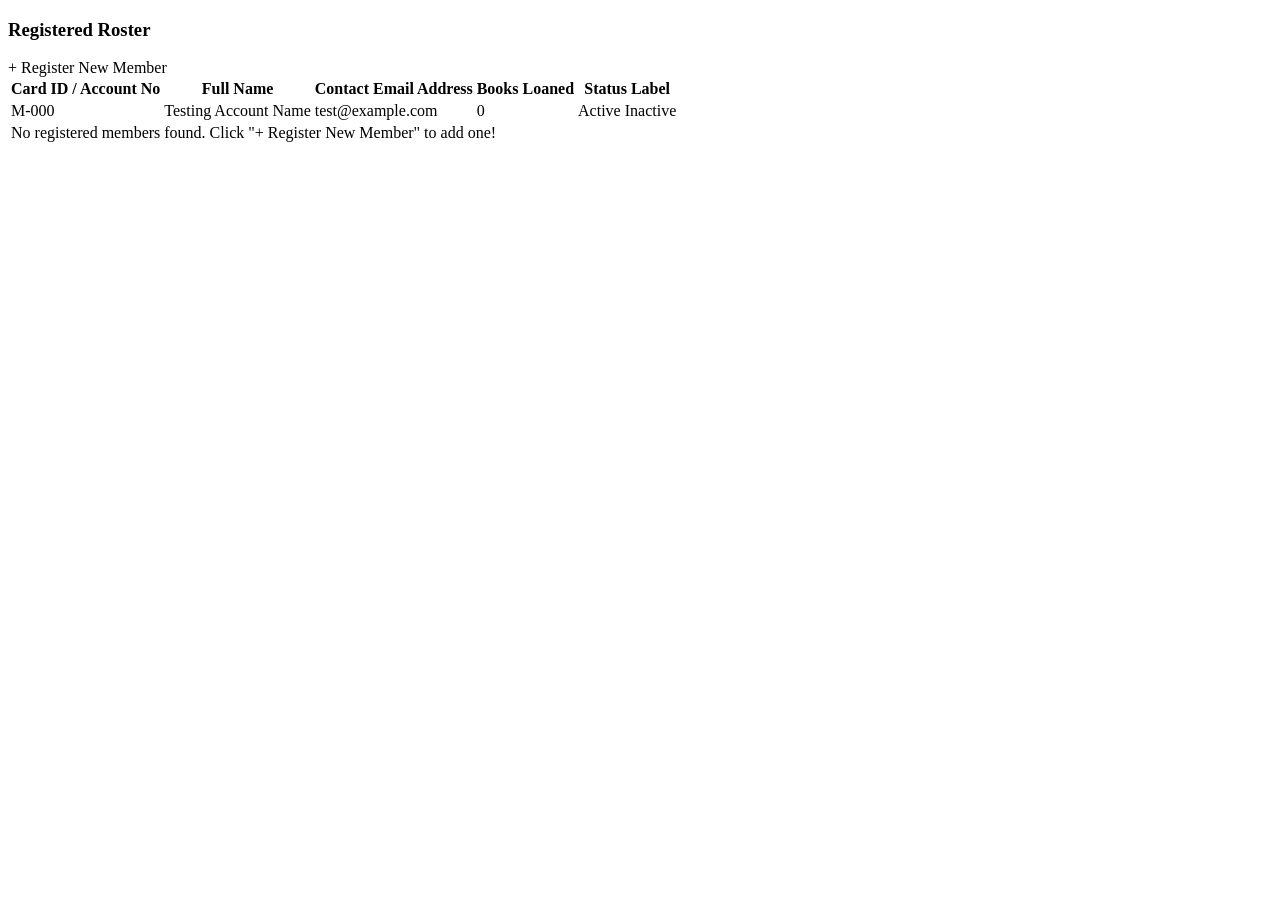
<file: src/main/resources/templates/members.html>
<!DOCTYPE html>
<html lang="en" xmlns:th="http://www.thymeleaf.org"
      xmlns:layout="http://www.ultraq.net.nz/thymeleaf/layout"
      layout:decorate="~{layout/base}">
<head>
    <title>Library Members - BiblioHub</title>
</head>
<body>
    <div layout:fragment="content">

        <main class="p-6 space-y-6 flex-1 overflow-y-auto">

            <div class="bg-white rounded-xl shadow-sm border border-gray-100 overflow-hidden">
                
                <div class="px-6 py-5 border-b border-gray-100 flex items-center justify-between">
                    <h3 class="text-lg font-medium text-gray-800">Registered Roster</h3>
                    <div class="flex gap-2">
                        <a th:href="@{/admin/add/member}" role="button"
                            class="inline-block bg-purple-600 hover:bg-purple-700 text-white text-xs font-medium px-4 py-2 rounded transition shadow-sm text-center">
                            + Register New Member
                        </a>
                    </div>
                </div>

                <div class="overflow-x-auto">
                    <table class="w-full text-left border-collapse">
                        <thead>
                            <tr class="bg-gray-50 text-gray-500 text-xs font-semibold uppercase tracking-wider border-b border-gray-100">
                                <th class="px-6 py-4">Card ID / Account No</th>
                                <th class="px-6 py-4">Full Name</th>
                                <th class="px-6 py-4">Contact Email Address</th>
                                <th class="px-6 py-4">Books Loaned</th>
                                <th class="px-6 py-4">Status Label</th>
                            </tr>
                        </thead>
                        <tbody class="text-sm text-gray-600 divide-y divide-gray-100">

                            <tr th:each="member : ${members}" class="hover:bg-gray-50/70 transition">
                                <td class="px-6 py-4 font-mono font-bold text-purple-600" 
                                    th:text="${member.borrowerId}">M-000</td>
                                <td class="px-6 py-4 font-medium text-gray-800" 
                                    th:text="${member.name}">Testing Account Name</td>
                                <td class="px-6 py-4" 
                                    th:text="${member.email}">test@example.com</td>
                                <td class="px-6 py-4" 
                                    th:text="${member.borrowedCount != null ? member.borrowedCount : 0}">0</td>
                                <td class="px-6 py-4">
                                    <span th:if="${member.active}" 
                                          class="inline-flex px-2.5 py-1 text-xs font-medium rounded-full bg-green-50 text-green-600">
                                        Active
                                    </span>
                                    <span th:if="${!member.active}" 
                                          class="inline-flex px-2.5 py-1 text-xs font-medium rounded-full bg-red-50 text-red-600">
                                        Inactive
                                    </span>
                                </td>
                            </tr>

                            <tr th:if="${#lists.isEmpty(members)}">
                                <td colspan="5" class="px-6 py-10 text-center text-gray-400">
                                    No registered members found. Click "+ Register New Member" to add one!
                                </td>
                            </tr>

                        </tbody>
                    </table>
                </div>
            </div>

        </main>

    </div>
</body>
</html>
</file>
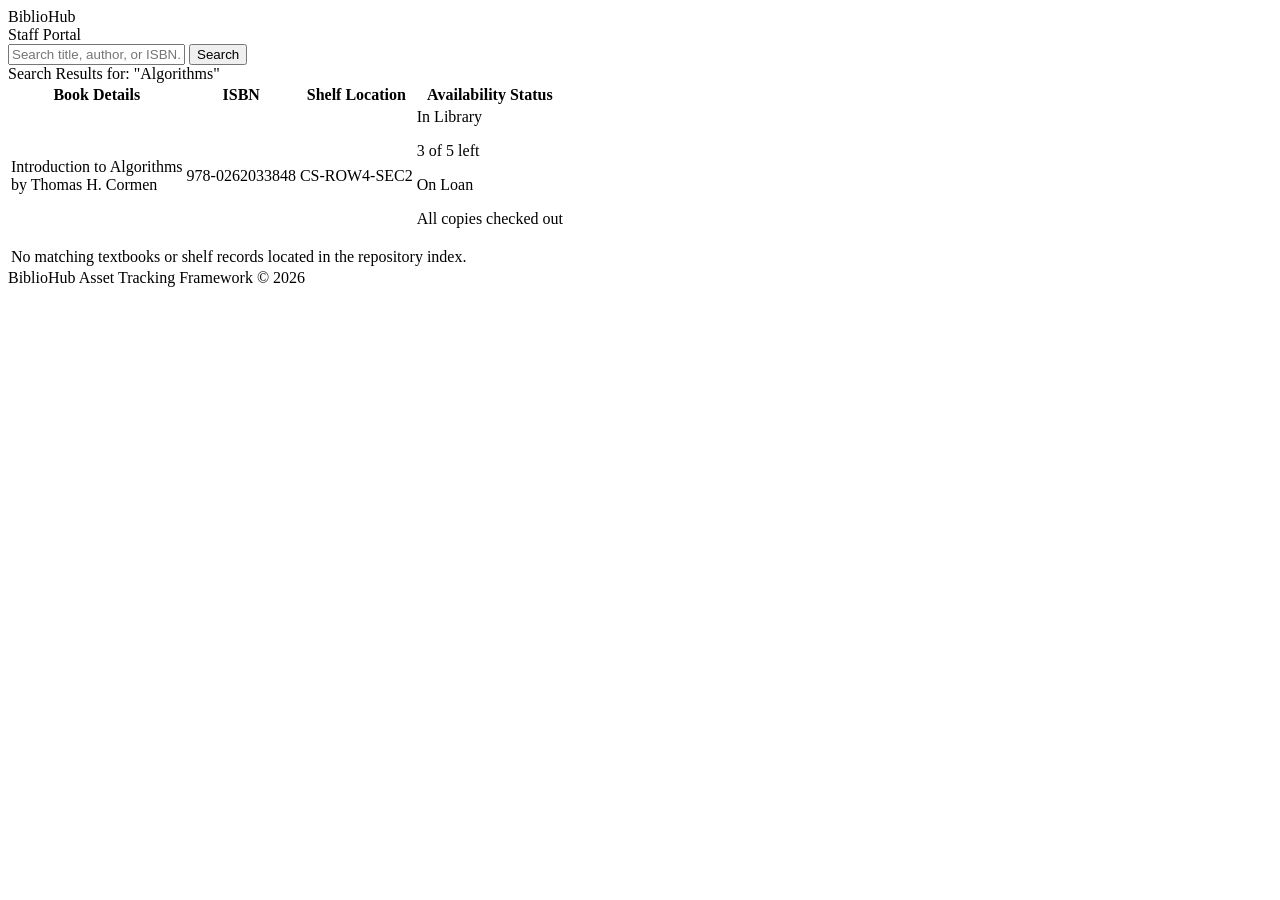
<file: src/main/resources/templates/public-search.html>
<!DOCTYPE html>
<html lang="en" xmlns:th="http://www.thymeleaf.org">
  <head>
    <meta charset="UTF-8" />
    <meta name="viewport" content="width=device-width, initial-scale=1.0" />
    <title>BiblioHub - Catalog Search</title>
    <link rel="stylesheet" th:href="@{/css/tailwind.css}">
  </head>
  <body
    class="bg-gray-50 min-h-screen flex flex-col justify-between font-sans antialiased">

    <header
      class="bg-white border-b border-gray-100 px-4 sm:px-6 h-16 flex items-center justify-between shadow-sm sticky top-0 z-50">
      <div class="flex items-center gap-2">
        <span class="w-3 h-3 rounded-full bg-purple-600 block"></span>
        <a th:href="@{/}"
          class="text-lg sm:text-xl font-light text-gray-800 hover:opacity-80 transition">
          Biblio<span class="font-semibold text-purple-600">Hub</span>
        </a>
      </div>
      <nav>
        <a th:href="@{/login}"
          class="bg-purple-600 hover:bg-purple-700 text-white text-[11px] sm:text-xs font-medium px-3 sm:px-4 py-2 rounded-lg transition shadow-sm whitespace-nowrap">
          Staff Portal
        </a>
      </nav>
    </header>

    <main
      class="flex-1 max-w-4xl w-full mx-auto px-4 sm:px-6 py-6 sm:py-8 space-y-4 sm:space-y-6">

      <section>
        <form th:action="@{/catalog/search}" method="get"
          class="bg-white p-2 sm:p-3 rounded-xl shadow-sm border border-gray-100 flex gap-2 sm:gap-3 items-center">
          <input name="q" type="text" th:value="${query}"
            placeholder="Search title, author, or ISBN..."
            class="flex-1 min-w-0 px-3 sm:px-4 py-2 bg-gray-50 border border-gray-200 rounded-lg text-xs sm:text-sm focus:outline-none focus:ring-2 focus:ring-purple-500 transition" />
          <button type="submit"
            class="bg-purple-600 hover:bg-purple-700 text-white px-3 sm:px-4 py-2 rounded-lg font-medium text-xs transition whitespace-nowrap">
            Search
          </button>
        </form>
      </section>

      <div
        class="text-[10px] sm:text-xs text-gray-400 font-medium uppercase tracking-wider px-1">
        Search Results for: <span class="text-gray-700 font-semibold italic"
          th:text="'&quot;' + ${query} + '&quot;'">"Algorithms"</span>
      </div>

      <div
        class="bg-white rounded-xl shadow-sm border border-gray-100 overflow-hidden">
        <div class="overflow-x-auto -mx-4 sm:mx-0">
          <div class="inline-block min-w-full align-middle">
            <table class="w-full text-left border-collapse table-auto">
              <thead>
                <tr
                  class="bg-gray-50 text-gray-500 text-[10px] sm:text-xs font-semibold uppercase tracking-wider border-b border-gray-100">
                  <th class="px-4 sm:px-6 py-3.5">Book Details</th>
                  <th class="px-4 sm:px-6 py-3.5 whitespace-nowrap">ISBN</th>
                  <th class="px-4 sm:px-6 py-3.5 whitespace-nowrap">Shelf
                    Location</th>
                  <th class="px-4 sm:px-6 py-3.5 whitespace-nowrap">Availability
                    Status</th>
                </tr>
              </thead>
              <tbody
                class="text-xs sm:text-sm text-gray-600 divide-y divide-gray-100">

                <tr th:each="book : ${books}"
                  class="hover:bg-gray-50/50 transition border-b border-gray-100">
                  <td class="px-4 sm:px-6 py-4 min-w-[180px]">
                    <div
                      class="font-medium text-gray-800 text-sm sm:text-base break-words"
                      th:text="${book.title}">Introduction to Algorithms</div>
                    <div
                      class="text-[11px] sm:text-xs text-gray-400 mt-0.5 break-words"
                      th:text="'by ' + ${book.author}">by Thomas H. Cormen</div>
                  </td>
                  <td
                    class="px-4 sm:px-6 py-4 font-mono text-[11px] sm:text-xs text-gray-500 whitespace-nowrap"
                    th:text="${book.isbn}">978-0262033848</td>
                  <td
                    class="px-4 sm:px-6 py-4 font-mono font-semibold text-purple-600 whitespace-nowrap"
                    th:text="${book.shelfLocation}">CS-ROW4-SEC2</td>

                  <td class="px-4 sm:px-6 py-4 min-w-[140px]">
                    <div th:if="${book.availableCount > 0}" class="space-y-1">
                      <span
                        class="inline-flex items-center px-2 py-0.5 text-[10px] sm:text-xs font-medium rounded-full bg-green-50 text-green-700 border border-green-200">
                        In Library
                      </span>
                      <p
                        class="text-[11px] sm:text-xs text-gray-500 font-medium pl-0.5">
                        <span class="text-green-600 font-bold"
                          th:text="${book.availableCount}">3</span>
                        of
                        <span th:text="${book.totalCount}">5</span> left
                      </p>
                    </div>

                    <div th:unless="${book.availableCount > 0}"
                      class="space-y-1">
                      <span
                        class="inline-flex items-center px-2 py-0.5 text-[10px] sm:text-xs font-medium rounded-full bg-rose-50 text-rose-700 border border-rose-200">
                        On Loan
                      </span>
                      <p
                        class="text-[11px] sm:text-xs text-rose-500 font-medium italic pl-0.5 whitespace-nowrap">
                        All copies checked out
                      </p>
                    </div>
                  </td>
                </tr>

                <tr th:if="${#lists.isEmpty(books)}">
                  <td colspan="4"
                    class="px-4 sm:px-6 py-12 text-center text-gray-400 italic">
                    No matching textbooks or shelf records located in the
                    repository index.
                  </td>
                </tr>
              </tbody>
            </table>
          </div>
        </div>
      </div>
    </main>

    <footer class="bg-white border-t border-gray-100 p-4 mt-auto">
      <div
        class="max-w-4xl w-full mx-auto flex flex-col sm:flex-row items-center justify-between gap-2 text-[11px] sm:text-xs font-medium text-gray-500 text-center sm:text-left">
        <div class="text-gray-400 font-mono">BiblioHub Asset Tracking Framework
          &copy; 2026</div>
      </div>
    </footer>
  </body>
</html>
</file>
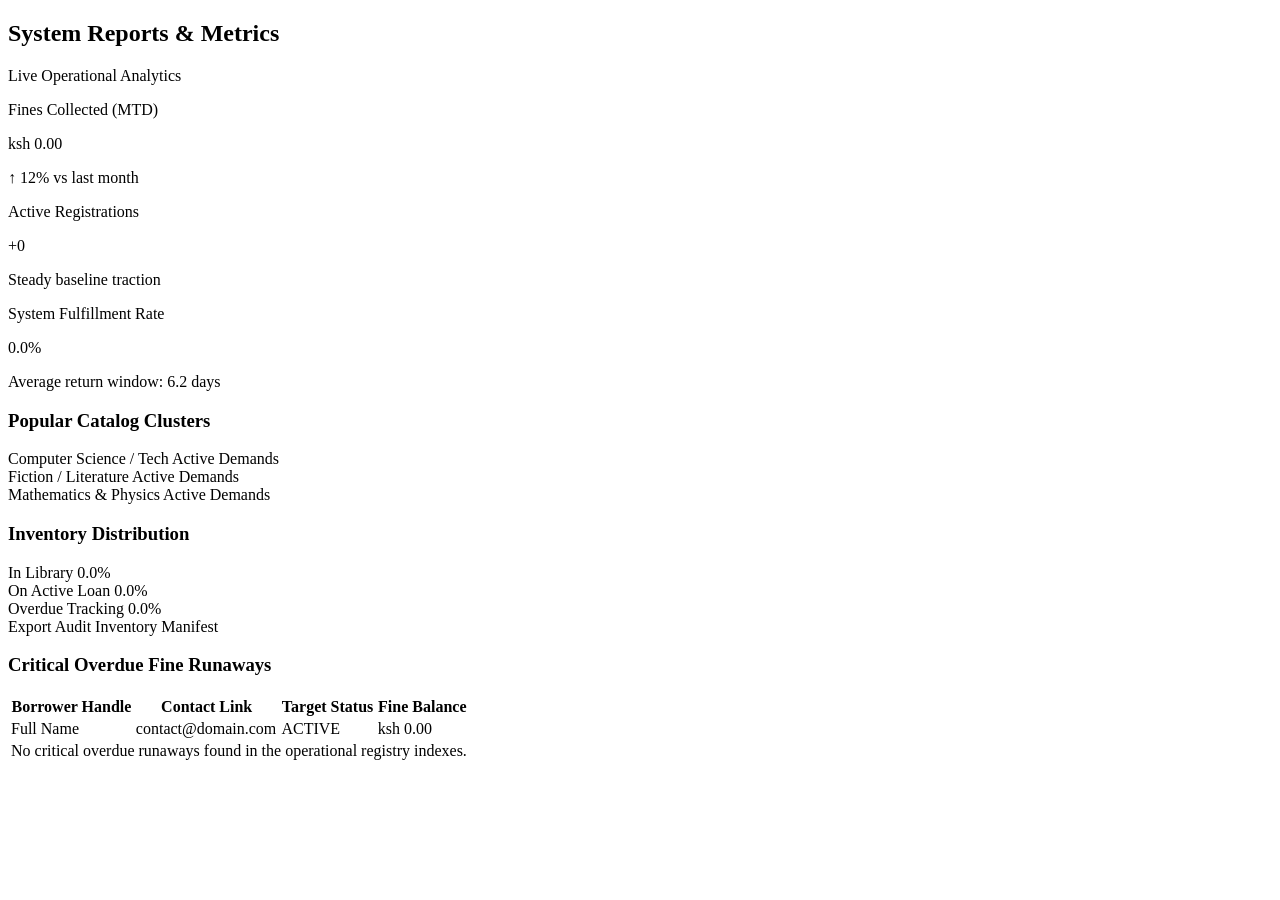
<file: src/main/resources/templates/reports.html>
<!DOCTYPE html>
<html lang="en" xmlns:th="http://www.thymeleaf.org"
  xmlns:layout="http://www.ultraq.net.nz/thymeleaf/layout"
  layout:decorate="~{layout/base}">
  <head>
    <title>Library Reports & Analytics - BiblioHub</title>
  </head>
  <body>
    <div layout:fragment="content">

      <header
        class="bg-white shadow-sm h-16 flex items-center justify-between px-6 z-10 border-b border-gray-100">
        <h2 class="text-xl font-semibold text-gray-800">System Reports &
          Metrics</h2>
        <div
          class="text-sm text-purple-600 font-medium bg-purple-50 px-3 py-1.5 rounded-md">
          Live Operational Analytics
        </div>
      </header>

      <main class="p-6 space-y-6 flex-1 overflow-y-auto">

        <div class="grid grid-cols-1 sm:grid-cols-3 gap-6">
          <div class="bg-white p-6 rounded-xl shadow-sm border border-gray-100">
            <p
              class="text-sm font-medium text-gray-500 uppercase tracking-wider">Fines
              Collected (MTD)</p>
            <p class="text-3xl font-semibold text-gray-800 mt-1"
              th:text="'ksh ' + ${#numbers.formatDecimal(metrics.finesCollectedMtd, 1, 2)}">ksh
              0.00</p>
            <span class="text-xs text-green-600 font-medium mt-1 inline-block">↑
              12% vs last month</span>
          </div>
          <div class="bg-white p-6 rounded-xl shadow-sm border border-gray-100">
            <p
              class="text-sm font-medium text-gray-500 uppercase tracking-wider">Active
              Registrations</p>
            <p class="text-3xl font-semibold text-gray-800 mt-1"
              th:text="'+' + ${metrics.newRegistrationsCount}">+0</p>
            <span
              class="text-xs text-purple-600 font-medium mt-1 inline-block">Steady
              baseline traction</span>
          </div>
          <div class="bg-white p-6 rounded-xl shadow-sm border border-gray-100">
            <p
              class="text-sm font-medium text-gray-500 uppercase tracking-wider">System
              Fulfillment Rate</p>
            <p class="text-3xl font-semibold text-gray-800 mt-1"
              th:text="${#numbers.formatDecimal(metrics.systemFulfillmentRate, 1, 1)} + '%'">0.0%</p>
            <span class="text-xs text-gray-400 mt-1 inline-block">Average return
              window: 6.2 days</span>
          </div>
        </div>

        <div class="grid grid-cols-1 lg:grid-cols-3 gap-6">

          <div
            class="bg-white p-6 rounded-xl shadow-sm border border-gray-100 lg:col-span-2 space-y-4">
            <h3 class="font-medium text-gray-800 text-base">Popular Catalog
              Clusters</h3>

            <div class="space-y-3 pt-2">
              <div>
                <div
                  class="flex justify-between text-xs font-medium text-gray-600 mb-1">
                  <span>Computer Science / Tech</span>
                  <span>Active Demands</span>
                </div>
                <div class="w-full bg-gray-100 h-2.5 rounded-full">
                  <div class="bg-purple-600 h-2.5 rounded-full"
                    th:style="'width: ' + ${metrics.csTechPercentage} + '%'"></div>
                </div>
              </div>
              <div>
                <div
                  class="flex justify-between text-xs font-medium text-gray-600 mb-1">
                  <span>Fiction / Literature</span>
                  <span>Active Demands</span>
                </div>
                <div class="w-full bg-gray-100 h-2.5 rounded-full">
                  <div class="bg-blue-500 h-2.5 rounded-full"
                    th:style="'width: ' + ${metrics.fictionPercentage} + '%'"></div>
                </div>
              </div>
              <div>
                <div
                  class="flex justify-between text-xs font-medium text-gray-600 mb-1">
                  <span>Mathematics & Physics</span>
                  <span>Active Demands</span>
                </div>
                <div class="w-full bg-gray-100 h-2.5 rounded-full">
                  <div class="bg-amber-500 h-2.5 rounded-full"
                    th:style="'width: ' + ${metrics.mathPhysicsPercentage} + '%'"></div>
                </div>
              </div>
            </div>
          </div>

          <div
            class="bg-white p-6 rounded-xl shadow-sm border border-gray-100 flex flex-col justify-between">
            <h3 class="font-medium text-gray-800 text-base">Inventory
              Distribution</h3>
            <div class="space-y-2 py-4">
              <div
                class="flex items-center justify-between text-sm text-gray-600">
                <span class="flex items-center gap-2">
                  <span
                    class="w-2.5 h-2.5 rounded-full bg-green-500 inline-block"></span>In
                  Library
                </span>
                <span class="font-semibold text-gray-800"
                  th:text="${#numbers.formatDecimal(metrics.inLibraryPercentage, 1, 1)} + '%'">0.0%</span>
              </div>
              <div
                class="flex items-center justify-between text-sm text-gray-600">
                <span class="flex items-center gap-2">
                  <span
                    class="w-2.5 h-2.5 rounded-full bg-blue-500 inline-block"></span>On
                  Active Loan
                </span>
                <span class="font-semibold text-gray-800"
                  th:text="${#numbers.formatDecimal(metrics.activeLoanPercentage, 1, 1)} + '%'">0.0%</span>
              </div>
              <div
                class="flex items-center justify-between text-sm text-gray-600">
                <span class="flex items-center gap-2">
                  <span
                    class="w-2.5 h-2.5 rounded-full bg-red-500 inline-block"></span>Overdue
                  Tracking
                </span>
                <span class="font-semibold text-gray-800"
                  th:text="${#numbers.formatDecimal(metrics.overduePercentage, 1, 1)} + '%'">0.0%</span>
              </div>
            </div>
            <a th:href="@{/reports/export-inventory}"
              class="w-full text-center block bg-gray-50 border border-gray-200 text-gray-700 hover:bg-gray-100 font-medium py-2 rounded text-xs transition">
              Export Audit Inventory Manifest
            </a>
          </div>
        </div>

        <div
          class="bg-white rounded-xl shadow-sm border border-gray-100 overflow-hidden">
          <div class="px-6 py-4 border-b border-gray-100">
            <h3 class="font-medium text-gray-800">Critical Overdue Fine
              Runaways</h3>
          </div>
          <div class="overflow-x-auto">
            <table class="w-full text-left border-collapse">
              <thead>
                <tr
                  class="bg-gray-50 text-gray-500 text-xs font-semibold uppercase tracking-wider border-b border-gray-100">
                  <th class="px-6 py-3.5">Borrower Handle</th>
                  <th class="px-6 py-3.5">Contact Link</th>
                  <th class="px-6 py-3.5">Target Status</th>
                  <th class="px-6 py-3.5">Fine Balance</th>
                </tr>
              </thead>
              <tbody class="text-sm text-gray-600 divide-y divide-gray-100">
                <tr th:each="loan : ${overdueLoans}"
                  class="hover:bg-gray-50/70 transition">
                  <td class="px-6 py-4 font-medium text-gray-800"
                    th:text="${loan.borrower.name} + ' (' + ${loan.borrower.borrowerId} + ')'">Full
                    Name</td>
                  <td class="px-6 py-4 font-mono text-xs"
                    th:text="${loan.borrower.email}">contact@domain.com</td>
                  <td class="px-6 py-4 text-red-500 font-medium font-mono"
                    th:text="${loan.status.name()}">ACTIVE</td>
                  <td class="px-6 py-4">
                    <span class="text-red-600 font-bold"
                      th:text="'ksh ' + ${#numbers.formatDecimal(loan.fineAccrued, 1, 2)}">ksh
                      0.00</span>
                  </td>
                </tr>
                <tr th:if="${#lists.isEmpty(overdueLoans)}">
                  <td colspan="4"
                    class="px-6 py-10 text-center text-gray-400 italic">
                    No critical overdue runaways found in the operational
                    registry indexes.
                  </td>
                </tr>
              </tbody>
            </table>
          </div>
        </div>

      </main>

    </div>
  </body>
</html>
</file>
